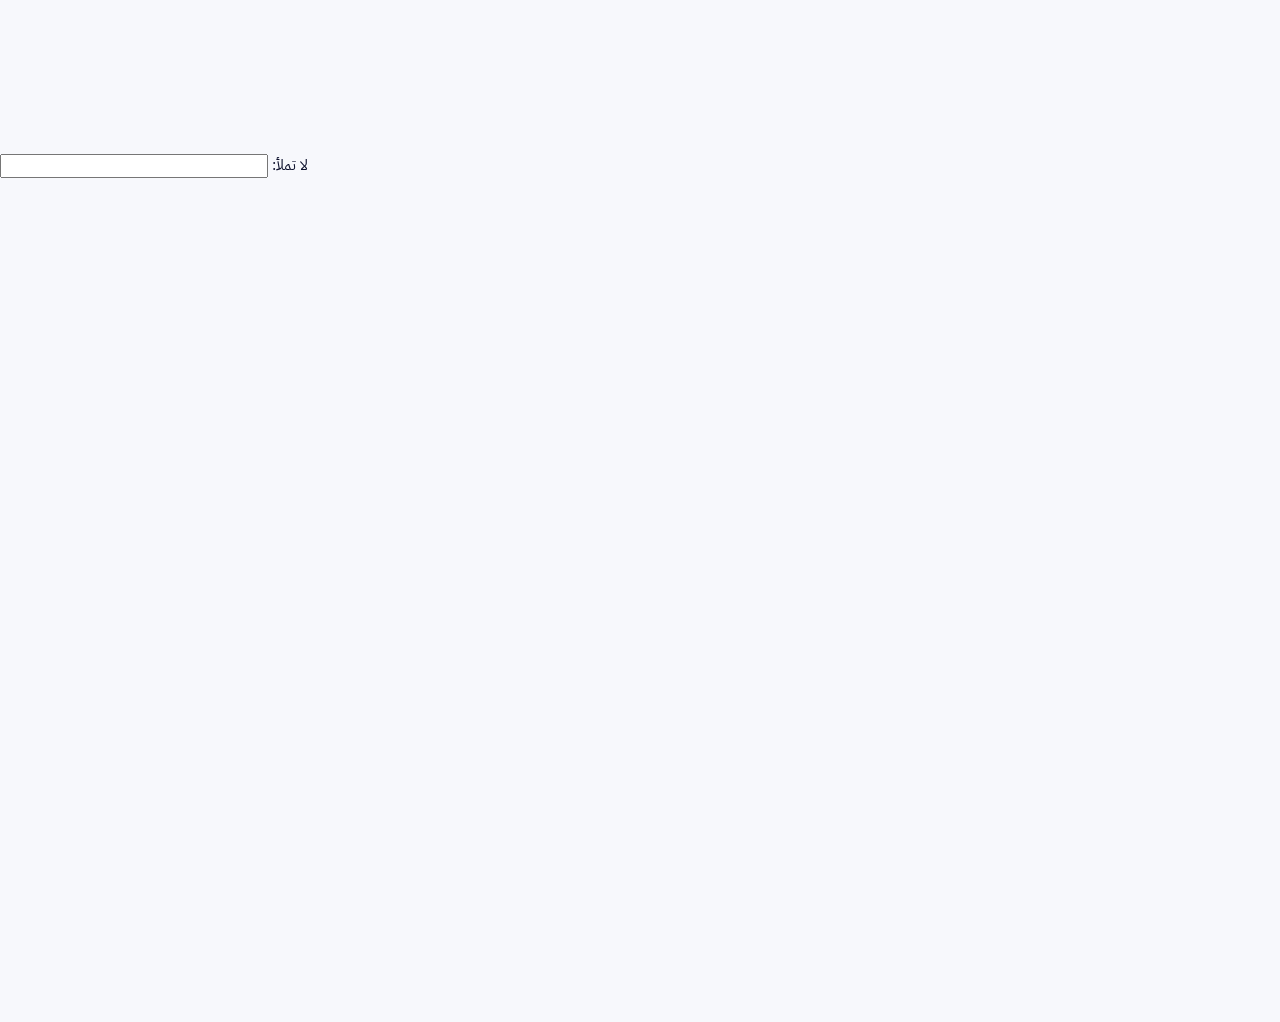
<file: buad/index.html>
<!DOCTYPE html>
<html lang="ar" dir="rtl">
<head>
  <meta charset="UTF-8">
  <meta name="viewport" content="width=device-width,initial-scale=1.0">
  <title>بُعد التمكين — حوكمة الجمعيات الخيرية</title>
  <meta name="description" content="قِس درجة حوكمة جمعيتك في دقائق على 191 سؤال وفق معايير المركز الوطني، واحصل على تقرير مفصّل وخطة عمل واضحة.">
  <meta property="og:title" content="بُعد التمكين — حوكمة الجمعيات الخيرية">
  <meta property="og:description" content="ابدأ التقييم الذاتي المجاني الآن واحصل على تقرير مفصّل خلال دقائق.">
  <meta property="og:type" content="website">
  <meta name="theme-color" content="#00197D">
  <link rel="preconnect" href="https://fonts.googleapis.com">
  <link rel="preconnect" href="https://fonts.gstatic.com" crossorigin>
  <link href="https://fonts.googleapis.com/css2?family=IBM+Plex+Sans+Arabic:wght@300;400;500;600;700&family=JetBrains+Mono:wght@400;500;600&display=swap" rel="stylesheet">
  <style>
    :root{
      --primary:#00197D;
      --primary-deep:#00126b;
      --primary-soft:#2a3ea0;
      --accent:#22d3a4;
      --accent-deep:#0fb487;
      --ink:#0a0e2a;
      --ink-soft:#1f2547;
      --muted:#5e6280;
      --muted-soft:#9092a8;
      --line:#dde0ee;
      --line-soft:#eceefa;
      --paper:#ffffff;
      --paper-warm:#f7f8fc;
      --paper-deep:#eef0f8;
      --grad:linear-gradient(135deg,#00197D 0%,#1f3da6 40%,#22d3a4 100%);
      --grad-soft:linear-gradient(135deg,rgba(0,25,125,0.06) 0%,rgba(34,211,164,0.04) 100%);
    }
    *{margin:0;padding:0;box-sizing:border-box;font-family:'IBM Plex Sans Arabic',system-ui,sans-serif}
    html{scroll-behavior:smooth;-webkit-text-size-adjust:100%}
    body{background:var(--paper-warm);color:var(--ink);line-height:1.7;font-size:15px;direction:rtl;min-height:100vh;display:flex;flex-direction:column}
    h1,h2,h3,h4{font-weight:700;color:var(--ink);line-height:1.25;letter-spacing:-0.5px}
    a{color:inherit;text-decoration:none}
    img,svg{display:block;max-width:100%}
    button{font-family:inherit;cursor:pointer}
    .container{max-width:1080px;margin:0 auto;padding:0 24px;width:100%}
    .gradient-text{background:var(--grad);-webkit-background-clip:text;background-clip:text;-webkit-text-fill-color:transparent}

    /* ===== شعار ===== */
    .logo{display:flex;align-items:center;gap:10px;color:var(--primary)}
    .logo-mark{width:42px;height:35px;flex-shrink:0}
    .footer-brand .logo{color:#fff}
    .logo-text{display:flex;flex-direction:column;line-height:1.1}
    .logo-ar{font-weight:700;font-size:17px;color:var(--ink);letter-spacing:-0.3px}
    .logo-en{font-family:'JetBrains Mono',monospace;font-size:9px;letter-spacing:2px;color:var(--primary);font-weight:600;margin-top:2px;text-transform:uppercase}

    /* ===== شريط التنقل ===== */
    header{position:sticky;top:0;z-index:50;background:rgba(255,255,255,0.85);backdrop-filter:blur(18px) saturate(180%);border-bottom:1px solid var(--line-soft)}
    nav{display:flex;align-items:center;justify-content:space-between;padding:14px 0;gap:20px}
    .nav-cta{background:var(--ink);color:#fff;padding:11px 22px;border-radius:30px;font-weight:600;font-size:13.5px;transition:all 0.25s}
    .nav-cta:hover{background:var(--primary);transform:translateY(-1px);box-shadow:0 8px 18px rgba(0,25,125,0.35)}

    /* ===== Hero ===== */
    .hero{position:relative;padding:60px 0 70px;overflow:hidden;flex:1}
    .hero-bg{position:absolute;inset:0;pointer-events:none;z-index:0}
    .hero-bg::before{content:"";position:absolute;top:-200px;right:-200px;width:700px;height:700px;background:var(--grad);border-radius:50%;filter:blur(120px);opacity:0.16}
    .hero-bg::after{content:"";position:absolute;bottom:-300px;left:-200px;width:600px;height:600px;background:linear-gradient(135deg,#22d3a4,#00197D);border-radius:50%;filter:blur(140px);opacity:0.12}
    .hero-grid{position:relative;z-index:1;display:grid;grid-template-columns:1fr 0.85fr;gap:60px;align-items:center}
    @media(max-width:880px){.hero-grid{grid-template-columns:1fr;gap:40px;text-align:center}}

    .hero-eyebrow{display:inline-flex;align-items:center;gap:10px;background:var(--paper);border:1px solid var(--line);border-radius:30px;padding:7px 16px;font-size:12.5px;font-weight:600;color:var(--primary);margin-bottom:22px;font-family:'JetBrains Mono',monospace;letter-spacing:0.5px;box-shadow:0 4px 14px rgba(0,25,125,0.06)}
    .hero-eyebrow::before{content:"";width:8px;height:8px;background:var(--accent);border-radius:50%;animation:pulse 2s ease-in-out infinite}
    @keyframes pulse{0%,100%{transform:scale(1);opacity:1}50%{transform:scale(1.4);opacity:0.6}}

    .hero h1{font-size:clamp(32px,5vw,52px);line-height:1.15;margin-bottom:22px;letter-spacing:-1.2px}
    .hero p.lead{font-size:clamp(15px,1.6vw,17.5px);color:var(--muted);max-width:560px;margin-bottom:32px;line-height:1.85}
    @media(max-width:880px){.hero p.lead{margin-left:auto;margin-right:auto}}

    .cta-row{display:flex;gap:14px;flex-wrap:wrap;margin-bottom:30px}
    @media(max-width:880px){.cta-row{justify-content:center}}
    .btn{display:inline-flex;align-items:center;gap:10px;padding:16px 32px;border-radius:30px;font-family:inherit;font-size:14.5px;font-weight:700;cursor:pointer;border:none;transition:all 0.25s ease;text-decoration:none;letter-spacing:-0.2px}
    .btn-primary{background:var(--ink);color:#fff;box-shadow:0 10px 28px rgba(10,14,42,0.18)}
    .btn-primary:hover{background:var(--primary);transform:translateY(-2px);box-shadow:0 14px 34px rgba(0,25,125,0.4)}
    .btn-primary::after{content:"←";transition:transform 0.25s;font-weight:400}
    .btn-primary:hover::after{transform:translateX(-4px)}
    .btn-ghost{background:#fff;color:var(--ink);border:1.5px solid var(--line)}
    .btn-ghost:hover{border-color:var(--ink);transform:translateY(-2px)}

    .quick-bullets{list-style:none;display:flex;flex-direction:column;gap:11px;margin-top:8px}
    @media(max-width:880px){.quick-bullets{align-items:center}}
    .quick-bullets li{display:flex;align-items:center;gap:10px;font-size:14px;color:var(--ink-soft);font-weight:500}
    .quick-bullets li::before{content:"✓";flex:0 0 22px;height:22px;border-radius:50%;background:var(--accent);color:#fff;font-size:11px;display:grid;place-items:center;font-weight:900}

    /* ===== Hero Visual (بطاقة مرئية) ===== */
    .hero-visual{position:relative;display:grid;place-items:center}
    @media(max-width:880px){.hero-visual{display:none}}
    .hv-blob{position:absolute;inset:0;background:var(--grad);border-radius:42% 58% 60% 40% / 50% 45% 55% 50%;animation:morph 14s ease-in-out infinite;opacity:0.95;width:100%;aspect-ratio:1/1}
    @keyframes morph{0%,100%{border-radius:42% 58% 60% 40% / 50% 45% 55% 50%;transform:rotate(0deg)}50%{border-radius:60% 40% 30% 70% / 35% 60% 40% 65%;transform:rotate(8deg)}}
    .hv-card{position:relative;z-index:2;background:#fff;border-radius:24px;padding:32px 28px;box-shadow:0 30px 80px rgba(10,14,42,0.18);width:88%;max-width:360px}
    .hv-mini-row{display:flex;justify-content:space-between;align-items:center;margin-bottom:14px;font-size:11px;font-family:'JetBrains Mono',monospace;color:var(--muted-soft);letter-spacing:1px;text-transform:uppercase}
    .hv-mini-row span{color:var(--accent);font-weight:600}
    .hv-score{font-weight:900;font-size:80px;line-height:1;background:var(--grad);-webkit-background-clip:text;background-clip:text;-webkit-text-fill-color:transparent;letter-spacing:-3px;margin-bottom:6px}
    .hv-score sup{font-size:30px;font-weight:700}
    .hv-label{color:var(--ink);font-weight:700;font-size:14px;margin-bottom:16px}
    .hv-bars{display:flex;flex-direction:column;gap:10px}
    .hv-bar{display:flex;align-items:center;gap:10px;font-size:12px}
    .hv-bar-name{flex:0 0 90px;color:var(--ink-soft);font-weight:600}
    .hv-bar-track{flex:1;height:6px;background:var(--paper-deep);border-radius:6px;overflow:hidden}
    .hv-bar-fill{height:100%;border-radius:6px;background:var(--grad);width:0;animation:grow 2.5s 0.4s ease-out forwards}
    .hv-bar:nth-child(1) .hv-bar-fill{--w:92%}
    .hv-bar:nth-child(2) .hv-bar-fill{animation-delay:0.6s;background:linear-gradient(90deg,#22d3a4,#0fb487);--w:84%}
    .hv-bar:nth-child(3) .hv-bar-fill{animation-delay:0.8s;background:linear-gradient(90deg,#2a3ea0,#00197D);--w:76%}
    @keyframes grow{from{width:0}to{width:var(--w)}}
    .hv-bar-val{flex:0 0 36px;text-align:left;font-family:'JetBrains Mono',monospace;font-size:11px;color:var(--ink);font-weight:700}

    /* ===== شريط الأرقام ===== */
    .trust{padding:36px 0;background:#fff;border-top:1px solid var(--line-soft);border-bottom:1px solid var(--line-soft)}
    .trust-grid{display:grid;grid-template-columns:repeat(4,1fr);gap:30px;text-align:center}
    @media(max-width:720px){.trust-grid{grid-template-columns:repeat(2,1fr);gap:30px 20px}}
    .ts-num{font-weight:900;font-size:clamp(28px,4vw,42px);line-height:1;background:var(--grad);-webkit-background-clip:text;background-clip:text;-webkit-text-fill-color:transparent;margin-bottom:6px;letter-spacing:-1.2px}
    .ts-lbl{font-size:13px;color:var(--muted);font-weight:500;line-height:1.5}

    /* ===== عنوان قسم عام ===== */
    .section-eye{display:inline-block;font-family:'JetBrains Mono',monospace;font-size:11px;letter-spacing:3px;text-transform:uppercase;color:var(--primary);font-weight:700;margin-bottom:14px;padding:6px 14px;background:rgba(0,25,125,0.08);border-radius:30px}
    .section-title{font-size:clamp(26px,3.5vw,38px);margin-bottom:14px;letter-spacing:-0.8px}
    .section-sub{color:var(--muted);font-size:15px;max-width:580px;margin:0 auto;line-height:1.85}

    /* ===== اختر طريقك ===== */
    .choose{padding:84px 0 50px}
    .choose-head{text-align:center;margin-bottom:46px}
    .choose-grid{display:grid;grid-template-columns:1fr 1fr;gap:22px}
    @media(max-width:840px){.choose-grid{grid-template-columns:1fr}}
    .path-card{display:flex;flex-direction:column;background:#fff;border:1.5px solid var(--line);border-radius:24px;padding:36px 32px;transition:all 0.3s ease;text-decoration:none;color:inherit;position:relative;overflow:hidden}
    .path-card::before{content:"";position:absolute;top:0;left:0;right:0;height:4px;background:var(--grad);opacity:0;transition:opacity 0.3s}
    .path-card:hover{transform:translateY(-6px);border-color:var(--primary);box-shadow:0 28px 50px rgba(0,25,125,0.12)}
    .path-card:hover::before{opacity:1}
    .path-card.path-self{background:linear-gradient(180deg,#fff 0%,rgba(34,211,164,0.04) 100%)}
    .path-card.path-self:hover{border-color:var(--accent)}
    .path-tag{display:inline-block;align-self:flex-start;font-family:'JetBrains Mono',monospace;font-size:10.5px;font-weight:700;letter-spacing:1px;text-transform:uppercase;color:var(--primary);background:rgba(0,25,125,0.08);padding:5px 12px;border-radius:30px;margin-bottom:22px}
    .path-card.path-self .path-tag{color:var(--accent-deep);background:rgba(34,211,164,0.1)}
    .path-ico{width:54px;height:54px;border-radius:14px;background:var(--grad);color:#fff;display:grid;place-items:center;margin-bottom:20px;box-shadow:0 12px 30px rgba(0,25,125,0.25)}
    .path-card.path-self .path-ico{background:linear-gradient(135deg,#22d3a4,#0fb487);box-shadow:0 12px 30px rgba(34,211,164,0.32)}
    .path-ico svg{width:26px;height:26px}
    .path-card h3{font-size:22px;margin-bottom:10px;letter-spacing:-0.5px}
    .path-card>p{color:var(--muted);font-size:14.5px;line-height:1.85;margin-bottom:18px}
    .path-list{list-style:none;display:flex;flex-direction:column;gap:8px;margin-bottom:24px;flex:1}
    .path-list li{display:flex;align-items:flex-start;gap:8px;font-size:13.5px;color:var(--ink-soft);font-weight:500;line-height:1.6}
    .path-list li::before{content:"✓";flex:0 0 18px;height:18px;border-radius:50%;background:var(--accent);color:#fff;font-size:10px;display:grid;place-items:center;font-weight:900;margin-top:2px}
    .path-cta{display:inline-flex;align-items:center;gap:8px;font-weight:700;font-size:14px;color:var(--primary);padding:12px 18px;background:var(--paper-warm);border-radius:14px;transition:all 0.25s;align-self:flex-start}
    .path-card.path-self .path-cta{color:var(--accent-deep)}
    .path-card:hover .path-cta{background:var(--ink);color:#fff;transform:translateX(-4px)}

    /* ===== Contact ===== */
    .contact{padding:60px 0 90px}
    .contact-grid{display:grid;grid-template-columns:0.85fr 1.15fr;gap:50px;align-items:start}
    @media(max-width:880px){.contact-grid{grid-template-columns:1fr;gap:36px}}
    .contact-info{padding:6px 0}
    .contact-info .section-title{margin-left:0;margin-right:0;text-align:right}
    .contact-info .section-sub{text-align:right;margin-right:0;margin-left:0;max-width:none}
    .ci-list{display:flex;flex-direction:column;gap:14px}
    .ci-item{display:flex;align-items:center;gap:14px}
    .ci-ico{width:42px;height:42px;border-radius:12px;background:var(--grad-soft);color:var(--primary);display:grid;place-items:center;flex-shrink:0}
    .ci-ico svg{width:18px;height:18px}
    .ci-item small{display:block;color:var(--muted-soft);font-size:11.5px;letter-spacing:0.5px;font-family:'JetBrains Mono',monospace;text-transform:uppercase;margin-bottom:2px}
    .ci-item strong{display:block;color:var(--ink);font-weight:700;font-size:14.5px}
    .contact-form{background:#fff;border:1px solid var(--line);border-radius:24px;padding:34px 32px;box-shadow:0 24px 60px rgba(10,14,42,0.06)}
    @media(max-width:540px){.contact-form{padding:26px 22px}}
    .form-grid{display:grid;grid-template-columns:1fr 1fr;gap:14px}
    @media(max-width:540px){.form-grid{grid-template-columns:1fr}}
    .form-row{display:flex;flex-direction:column;gap:6px}
    .form-row.full{grid-column:1/-1}
    .form-row label{font-size:12.5px;font-weight:600;color:var(--ink-soft)}
    .form-row label .req{color:var(--primary)}
    .form-row input,.form-row select,.form-row textarea{padding:13px 16px;border:1.5px solid var(--line);border-radius:12px;font-size:14px;color:var(--ink);background:#fff;outline:none;transition:all 0.2s;direction:rtl;width:100%;font-family:inherit}
    .form-row input:focus,.form-row select:focus,.form-row textarea:focus{border-color:var(--primary);box-shadow:0 0 0 4px rgba(0,25,125,0.1)}
    .form-row textarea{resize:vertical;min-height:80px;line-height:1.6}
    .form-success{display:none;padding:14px;background:rgba(34,211,164,0.1);border:1px solid var(--accent);border-radius:12px;color:var(--accent-deep);font-weight:600;text-align:center;margin-top:14px;font-size:14px}
    .form-success.show{display:block;animation:fadeIn 0.4s}
    @keyframes fadeIn{from{opacity:0}to{opacity:1}}
    .form-note{font-size:12px;color:var(--muted-soft);margin-top:12px;text-align:center;line-height:1.55}
    .hp{position:absolute;left:-9999px}

    /* ===== Footer ===== */
    footer{background:var(--ink);color:rgba(255,255,255,0.7);padding:36px 0 24px;font-size:13.5px}
    .footer-row{display:flex;justify-content:space-between;align-items:center;flex-wrap:wrap;gap:18px}
    .footer-brand{display:flex;align-items:center;gap:10px}
    .footer-brand .logo-ar{color:#fff}
    .footer-brand .logo-en{color:rgba(255,255,255,0.5)}
    .footer-info{display:flex;align-items:center;gap:18px;flex-wrap:wrap;font-size:13px;color:rgba(255,255,255,0.6)}
    .footer-info a{color:rgba(255,255,255,0.7);transition:color 0.2s}
    .footer-info a:hover{color:var(--accent)}
    .footer-bottom{margin-top:22px;padding-top:18px;border-top:1px solid rgba(255,255,255,0.08);text-align:center;font-size:12px;color:rgba(255,255,255,0.4)}
  </style>
</head>
<body>

<!-- ============= HEADER ============= -->
<header>
  <div class="container">
    <nav>
      <a href="#" class="logo" aria-label="بُعد التمكين">
        <svg class="logo-mark" viewBox="345 200 120 100" fill="currentColor" aria-hidden="true">
        <path d="M435.38,218.726c-2.73,0.134-5.459,0.276-8.188,0.427c-21.134,1.166-42.239,2.838-63.229,5.645c1.258-5.905,2.517-11.811,3.775-17.716c18.104,2.384,36.297,3.851,54.52,4.888c2.934,0.166,5.87,0.323,8.806,0.469L435.38,218.726z"/>
        <path d="M357.184,256.608c29.472-14.866,61.282-23.089,93.699-28.522c-1.258-1.814-2.517-3.628-3.775-5.442c-29.131,3.028-58.13,7.502-86.148,16.248C359.701,244.798,358.442,250.703,357.184,256.608z"/>
        <path d="M442.879,241.998c-33.371,10.071-64.724,24.701-92.474,46.419c1.258-5.904,2.517-11.809,3.775-17.715c26.11-16.629,54.736-27.379,84.515-34.798L442.879,241.998z"/>
        <rect x="399.8" y="270.933" transform="matrix(0.7071 0.7071 -0.7071 0.7071 318.1767 -207.2817)" width="18.999" height="18.999"/>
      </svg>
        <span class="logo-text">
          <span class="logo-ar">بُعد التمكين</span>
          <span class="logo-en">Buad Altamkin</span>
        </span>
      </a>
      <a href="assessment/" class="nav-cta">ابدأ التقييم →</a>
    </nav>
  </div>
</header>

<!-- ============= HERO ============= -->
<section class="hero">
  <div class="hero-bg"></div>
  <div class="container">
    <div class="hero-grid">
      <div>
        <span class="hero-eyebrow">حوكمة الجمعيات الخيرية · 2026</span>
        <h1>ارفع درجة حوكمة جمعيتك إلى <span class="gradient-text">المستوى التالي</span></h1>
        <p class="lead">سواء تريد قياس وضعك الحالي بنفسك أو تطلب خدمة حوكمة كاملة من فريق متخصص — نحن جاهزون. اختر المسار المناسب لجمعيتك واحصل على نتائج ملموسة.</p>
        <div class="cta-row">
          <a href="#choose" class="btn btn-primary">اختر طريقك معنا</a>
          <a href="#contact" class="btn btn-ghost">تواصل مباشر</a>
        </div>
        <ul class="quick-bullets">
          <li>تقييم مبدئي مجاني — تقرير فوري</li>
          <li>خدمة حوكمة كاملة — استشارة مخصّصة</li>
          <li>وفق معايير المركز الوطني الرسمية</li>
        </ul>
      </div>
      <div class="hero-visual">
        <div class="hv-blob"></div>
        <div class="hv-card">
          <div class="hv-mini-row">
            <span>درجة الحوكمة</span>
            <span>↑ +34</span>
          </div>
          <div class="hv-score">87<sup>٪</sup></div>
          <div class="hv-label">جمعية أنموذج الخيرية</div>
          <div class="hv-bars">
            <div class="hv-bar"><span class="hv-bar-name">الالتزام</span><span class="hv-bar-track"><span class="hv-bar-fill"></span></span><span class="hv-bar-val">92٪</span></div>
            <div class="hv-bar"><span class="hv-bar-name">الشفافية</span><span class="hv-bar-track"><span class="hv-bar-fill"></span></span><span class="hv-bar-val">84٪</span></div>
            <div class="hv-bar"><span class="hv-bar-name">السلامة المالية</span><span class="hv-bar-track"><span class="hv-bar-fill"></span></span><span class="hv-bar-val">76٪</span></div>
          </div>
        </div>
      </div>
    </div>
  </div>
</section>

<!-- ============= TRUST STRIP ============= -->
<section class="trust">
  <div class="container">
    <div class="trust-grid">
      <div><div class="ts-num">191</div><div class="ts-lbl">سؤال موثّق رسمياً</div></div>
      <div><div class="ts-num">21</div><div class="ts-lbl">مؤشر حوكمة معتمد</div></div>
      <div><div class="ts-num">3</div><div class="ts-lbl">معايير رئيسية للقياس</div></div>
      <div><div class="ts-num">100%</div><div class="ts-lbl">سرّي وآمن</div></div>
    </div>
  </div>
</section>

<!-- ============= CHOOSE YOUR PATH ============= -->
<section class="choose" id="choose">
  <div class="container">
    <div class="choose-head">
      <span class="section-eye">اختر طريقك</span>
      <h2 class="section-title">طريقتان تبدأ بهما معنا</h2>
      <p class="section-sub">إما أن تقيس وضع جمعيتك بنفسك في دقائق، أو تطلب خدمة حوكمة كاملة من فريقنا المتخصص.</p>
    </div>
    <div class="choose-grid">
      <a href="assessment/" class="path-card path-self">
        <div class="path-tag">مجاني · فوري</div>
        <div class="path-ico">
          <svg viewBox="0 0 24 24" fill="none" stroke="currentColor" stroke-width="2" stroke-linecap="round" stroke-linejoin="round"><path d="M9 11l3 3L22 4"/><path d="M21 12v7a2 2 0 0 1-2 2H5a2 2 0 0 1-2-2V5a2 2 0 0 1 2-2h11"/></svg>
        </div>
        <h3>التقييم المبدئي الذاتي</h3>
        <p>قِس درجة حوكمة جمعيتك بنفسك على المعايير الثلاثة الرسمية في أقل من 10 دقائق، واحصل على تقرير فوري بدرجاتك وتوصيات قابلة للتنفيذ.</p>
        <ul class="path-list">
          <li>191 سؤال على 21 مؤشر معتمد</li>
          <li>تقرير مرئي بالنتيجة + توصيات</li>
          <li>بدون أي التزام أو رسوم</li>
        </ul>
        <span class="path-cta">ابدأ التقييم الآن →</span>
      </a>
      <a href="#contact" class="path-card path-service">
        <div class="path-tag">احترافي · متابعة كاملة</div>
        <div class="path-ico">
          <svg viewBox="0 0 24 24" fill="none" stroke="currentColor" stroke-width="2" stroke-linecap="round" stroke-linejoin="round"><path d="M21 15a2 2 0 0 1-2 2H7l-4 4V5a2 2 0 0 1 2-2h14a2 2 0 0 1 2 2z"/></svg>
        </div>
        <h3>خدمة الحوكمة الكاملة</h3>
        <p>فريق متخصص يقود جمعيتك خطوة بخطوة من التشخيص إلى التنفيذ — استشارة، إعداد لوائح وسياسات، تأسيس مجلس، امتثال PDPL وAML، والمتابعة بعد التسليم.</p>
        <ul class="path-list">
          <li>استشارة أولية مجانية</li>
          <li>عرض سعر مخصّص لجمعيتك</li>
          <li>ضمان رفع 25 نقطة في 100 يوم</li>
        </ul>
        <span class="path-cta">اطلب الخدمة عبر النموذج ↓</span>
      </a>
    </div>
  </div>
</section>

<!-- ============= CONTACT FORM ============= -->
<section class="contact" id="contact">
  <div class="container">
    <div class="contact-grid">
      <div class="contact-info">
        <span class="section-eye">تواصل معنا</span>
        <h2 class="section-title">اطلب خدمة الحوكمة لجمعيتك</h2>
        <p class="section-sub" style="margin-bottom:30px">عبّئ النموذج وسيتواصل معك أحد مستشارينا خلال 24 ساعة عمل لجلسة استشارية مجانية وعرض سعر مخصّص لجمعيتك.</p>
        <div class="ci-list">
          <div class="ci-item">
            <div class="ci-ico">
              <svg viewBox="0 0 24 24" fill="none" stroke="currentColor" stroke-width="2" stroke-linecap="round" stroke-linejoin="round"><path d="M4 4h16c1.1 0 2 .9 2 2v12c0 1.1-.9 2-2 2H4c-1.1 0-2-.9-2-2V6c0-1.1.9-2 2-2z"/><polyline points="22,6 12,13 2,6"/></svg>
            </div>
            <div><small>البريد</small><strong>info@buadaltamkin.sa</strong></div>
          </div>
          <div class="ci-item">
            <div class="ci-ico">
              <svg viewBox="0 0 24 24" fill="none" stroke="currentColor" stroke-width="2" stroke-linecap="round" stroke-linejoin="round"><path d="M22 16.92v3a2 2 0 0 1-2.18 2 19.79 19.79 0 0 1-8.63-3.07 19.5 19.5 0 0 1-6-6 19.79 19.79 0 0 1-3.07-8.67A2 2 0 0 1 4.11 2h3a2 2 0 0 1 2 1.72 12.84 12.84 0 0 0 .7 2.81 2 2 0 0 1-.45 2.11L8.09 9.91a16 16 0 0 0 6 6l1.27-1.27a2 2 0 0 1 2.11-.45 12.84 12.84 0 0 0 2.81.7A2 2 0 0 1 22 16.92z"/></svg>
            </div>
            <div><small>الهاتف</small><strong dir="ltr">+966 55 295 2477</strong></div>
          </div>
          <div class="ci-item">
            <div class="ci-ico">
              <svg viewBox="0 0 24 24" fill="none" stroke="currentColor" stroke-width="2" stroke-linecap="round" stroke-linejoin="round"><path d="M21 10c0 7-9 13-9 13s-9-6-9-13a9 9 0 0 1 18 0z"/><circle cx="12" cy="10" r="3"/></svg>
            </div>
            <div><small>المقر</small><strong>أبها · المملكة العربية السعودية</strong></div>
          </div>
        </div>
      </div>
      <form class="contact-form" name="buad-service-request" method="POST" data-netlify="true" data-netlify-honeypot="bot-field" onsubmit="return submitContact(event)">
        <input type="hidden" name="form-name" value="buad-service-request">
        <p class="hp"><label>لا تملأ: <input name="bot-field"></label></p>
        <div class="form-grid">
          <div class="form-row full">
            <label>اسم الجهة <span class="req">*</span></label>
            <input type="text" name="org_name" required placeholder="مثال: جمعية أنموذج الخيرية">
          </div>
          <div class="form-row">
            <label>اسم المسؤول <span class="req">*</span></label>
            <input type="text" name="contact_name" required placeholder="الاسم الكامل">
          </div>
          <div class="form-row">
            <label>الصفة الوظيفية</label>
            <input type="text" name="role" placeholder="مدير تنفيذي / رئيس مجلس...">
          </div>
          <div class="form-row">
            <label>الجوال <span class="req">*</span></label>
            <input type="tel" name="phone" required placeholder="05XXXXXXXX" pattern="[0-9+\s\-]{8,}">
          </div>
          <div class="form-row">
            <label>البريد الإلكتروني <span class="req">*</span></label>
            <input type="email" name="email" required placeholder="info@yourorg.sa">
          </div>
          <div class="form-row full">
            <label>الخدمة المطلوبة <span class="req">*</span></label>
            <select name="service_type" required>
              <option value="">اختر الخدمة</option>
              <option value="استشارة عامة">استشارة عامة في الحوكمة</option>
              <option value="إعداد اللوائح">إعداد اللوائح والسياسات (47 وثيقة)</option>
              <option value="تأسيس المجلس">تأسيس مجلس الإدارة وميثاقه</option>
              <option value="الامتثال">الامتثال (PDPL · AML · المستفيد الحقيقي)</option>
              <option value="حزمة كاملة">حزمة الحوكمة الكاملة (100 يوم)</option>
              <option value="رفع درجة">رفع درجة الحوكمة لتقييم رسمي قادم</option>
              <option value="آخر">احتياج آخر</option>
            </select>
          </div>
          <div class="form-row full">
            <label>تفاصيل إضافية (اختياري)</label>
            <textarea name="message" rows="3" placeholder="أخبرنا عن مرحلة جمعيتك، التحديات، أو أي تفصيل يساعدنا في التحضير للجلسة..."></textarea>
          </div>
        </div>
        <button type="submit" class="btn btn-primary" style="width:100%;margin-top:18px">إرسال الطلب</button>
        <div class="form-success" id="form-success">✓ تم استلام طلبك. سيتواصل معك مستشار خلال 24 ساعة عمل.</div>
        <p class="form-note">بياناتك آمنة ومشفّرة · لن نشاركها مع أي طرف ثالث</p>
      </form>
    </div>
  </div>
</section>

<!-- ============= FOOTER ============= -->
<footer>
  <div class="container">
    <div class="footer-row">
      <div class="footer-brand">
        <svg class="logo-mark" viewBox="345 200 120 100" fill="currentColor" aria-hidden="true">
        <path d="M435.38,218.726c-2.73,0.134-5.459,0.276-8.188,0.427c-21.134,1.166-42.239,2.838-63.229,5.645c1.258-5.905,2.517-11.811,3.775-17.716c18.104,2.384,36.297,3.851,54.52,4.888c2.934,0.166,5.87,0.323,8.806,0.469L435.38,218.726z"/>
        <path d="M357.184,256.608c29.472-14.866,61.282-23.089,93.699-28.522c-1.258-1.814-2.517-3.628-3.775-5.442c-29.131,3.028-58.13,7.502-86.148,16.248C359.701,244.798,358.442,250.703,357.184,256.608z"/>
        <path d="M442.879,241.998c-33.371,10.071-64.724,24.701-92.474,46.419c1.258-5.904,2.517-11.809,3.775-17.715c26.11-16.629,54.736-27.379,84.515-34.798L442.879,241.998z"/>
        <rect x="399.8" y="270.933" transform="matrix(0.7071 0.7071 -0.7071 0.7071 318.1767 -207.2817)" width="18.999" height="18.999"/>
      </svg>
        <span class="logo-text"><span class="logo-ar">بُعد التمكين</span><span class="logo-en">Buad Altamkin</span></span>
      </div>
      <div class="footer-info">
        <a href="mailto:info@buadaltamkin.sa">info@buadaltamkin.sa</a>
        <span style="color:rgba(255,255,255,0.25)">·</span>
        <a href="tel:+966552952477" dir="ltr">+966 55 295 2477</a>
        <span style="color:rgba(255,255,255,0.25)">·</span>
        <span>أبها · المملكة العربية السعودية</span>
      </div>
    </div>
    <div class="footer-bottom">© 2026 شركة بُعد التمكين · جميع الحقوق محفوظة</div>
  </div>
</footer>

<script>
  function submitContact(e){
    e.preventDefault();
    const form = e.target;
    const data = new FormData(form);
    fetch(location.pathname, {
      method:'POST',
      headers:{'Content-Type':'application/x-www-form-urlencoded'},
      body: new URLSearchParams(data).toString()
    }).then(()=>{
      const ok = form.querySelector('#form-success');
      if(ok){ ok.classList.add('show'); }
      form.reset();
      setTimeout(()=>{ if(ok) ok.classList.remove('show'); }, 9000);
    }).catch(()=>{ alert('حدث خطأ، حاول مرة أخرى'); });
    return false;
  }
</script>

</body>
</html>
</file>
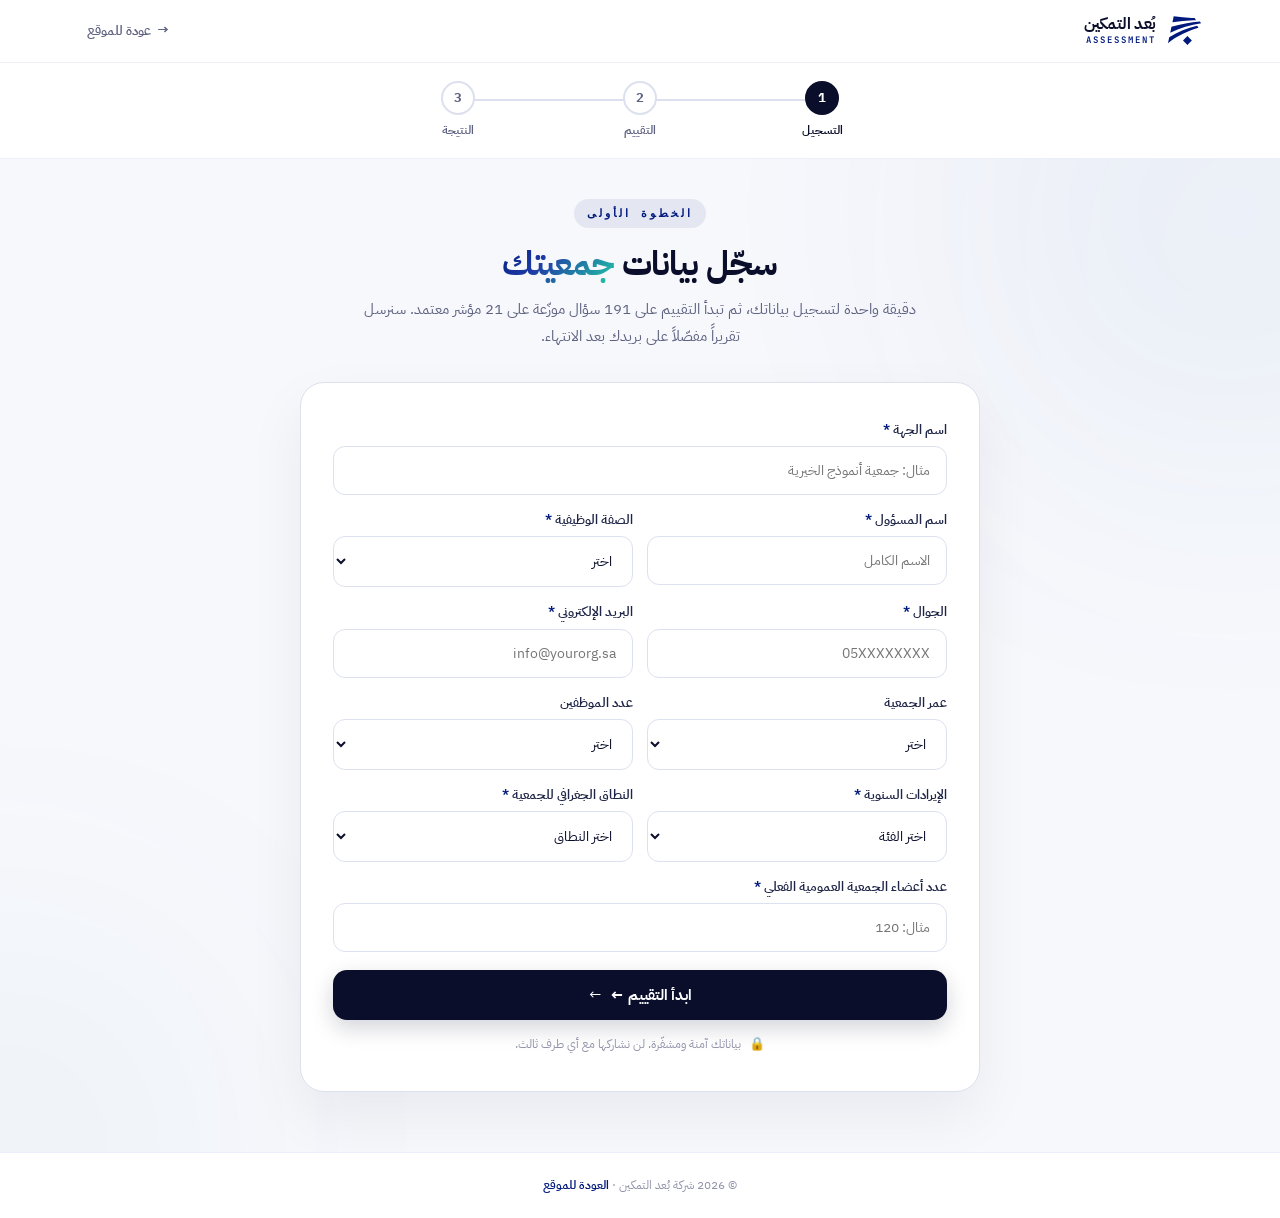
<file: buad/assessment/index.html>
<!DOCTYPE html>
<html lang="ar" dir="rtl">
<head>
  <meta charset="UTF-8">
  <meta name="viewport" content="width=device-width,initial-scale=1.0">
  <title>التقييم الذاتي للحوكمة — بُعد التمكين</title>
  <meta name="description" content="قياس درجة حوكمة جمعيتك على 21 مؤشر و191 سؤال وفق معايير المركز الوطني لتنمية القطاع غير الربحي.">
  <meta name="theme-color" content="#00197D">
  <link rel="preconnect" href="https://fonts.googleapis.com">
  <link rel="preconnect" href="https://fonts.gstatic.com" crossorigin>
  <link href="https://fonts.googleapis.com/css2?family=IBM+Plex+Sans+Arabic:wght@300;400;500;600;700&family=JetBrains+Mono:wght@400;500;600&display=swap" rel="stylesheet">
  <style>
    :root{
      --primary:#00197D;
      --primary-deep:#00126b;
      --primary-soft:#2a3ea0;
      --accent:#22d3a4;
      --accent-deep:#0fb487;
      --warn:#ff7a59;
      --danger:#e64560;
      --ink:#0a0e2a;
      --ink-soft:#1f2547;
      --muted:#5e6280;
      --muted-soft:#9092a8;
      --line:#dde0ee;
      --line-soft:#eceefa;
      --paper:#ffffff;
      --paper-warm:#f7f8fc;
      --paper-deep:#eef0f8;
      --grad:linear-gradient(135deg,#00197D 0%,#1f3da6 40%,#22d3a4 100%);
      --grad-soft:linear-gradient(135deg,rgba(0,25,125,0.06) 0%,rgba(34,211,164,0.04) 100%);
    }
    *{margin:0;padding:0;box-sizing:border-box;font-family:'IBM Plex Sans Arabic',system-ui,sans-serif}
    html{scroll-behavior:smooth;-webkit-text-size-adjust:100%}
    body{background:var(--paper-warm);color:var(--ink);line-height:1.7;font-size:15px;direction:rtl;min-height:100vh;display:flex;flex-direction:column}
    h1,h2,h3,h4{font-weight:700;color:var(--ink);line-height:1.3;letter-spacing:-0.3px}
    a{color:inherit;text-decoration:none}
    img,svg{display:block;max-width:100%}
    button{font-family:inherit;cursor:pointer}
    .container{max-width:960px;margin:0 auto;padding:0 22px;width:100%}
    .gradient-text{background:var(--grad);-webkit-background-clip:text;background-clip:text;-webkit-text-fill-color:transparent}

    /* ============= HEADER ============= */
    header{background:#fff;border-bottom:1px solid var(--line-soft);padding:12px 0;position:sticky;top:0;z-index:30;backdrop-filter:blur(14px)}
    .header-row{display:flex;align-items:center;justify-content:space-between;gap:20px;max-width:1180px;margin:0 auto;padding:0 24px}
    .logo{display:flex;align-items:center;gap:10px;color:var(--primary)}
    .logo-mark{width:40px;height:33px;flex-shrink:0}
    .logo-text{display:flex;flex-direction:column;line-height:1.1}
    .logo-ar{font-weight:700;font-size:16px;color:var(--ink);letter-spacing:-0.3px}
    .logo-en{font-family:'JetBrains Mono',monospace;font-size:9px;letter-spacing:2px;color:var(--primary);font-weight:600;margin-top:2px;text-transform:uppercase}
    .back-link{display:inline-flex;align-items:center;gap:6px;font-size:13px;font-weight:600;color:var(--muted);padding:7px 13px;border-radius:8px;transition:all 0.2s}
    .back-link:hover{background:var(--paper-deep);color:var(--primary)}
    .back-link::before{content:"→";font-size:14px}

    /* ============= STEPS BAR ============= */
    .steps-bar{background:#fff;border-bottom:1px solid var(--line-soft);padding:18px 0;position:relative}
    .steps-row{display:flex;justify-content:space-between;align-items:center;gap:6px;position:relative;max-width:540px;margin:0 auto}
    .step-line{position:absolute;top:18px;right:14%;left:14%;height:2px;background:var(--line);z-index:0}
    .step-line-fill{position:absolute;top:0;right:0;height:100%;background:var(--grad);transition:width 0.5s ease;width:0%;border-radius:2px}
    .step{display:flex;flex-direction:column;align-items:center;gap:6px;flex:1;position:relative;z-index:1}
    .step-circle{width:34px;height:34px;border-radius:50%;background:#fff;border:2px solid var(--line);display:grid;place-items:center;font-weight:700;font-size:13px;color:var(--muted);transition:all 0.4s}
    .step.active .step-circle{background:var(--ink);border-color:var(--ink);color:#fff}
    .step.done .step-circle{background:var(--accent);border-color:var(--accent);color:#fff}
    .step.done .step-circle::before{content:"✓"}
    .step.done .step-circle .step-num{display:none}
    .step-label{font-size:11.5px;font-weight:600;color:var(--muted);transition:color 0.3s}
    .step.active .step-label,.step.done .step-label{color:var(--ink)}

    /* ============= MAIN ============= */
    main{flex:1;padding:40px 0 60px;position:relative;overflow:hidden}
    main::before,main::after{content:"";position:absolute;border-radius:50%;filter:blur(140px);pointer-events:none;z-index:0}
    main::before{top:-200px;right:-200px;width:500px;height:500px;background:var(--grad);opacity:0.08}
    main::after{bottom:-200px;left:-200px;width:400px;height:400px;background:linear-gradient(135deg,#22d3a4,#00197D);opacity:0.06}
    .container{position:relative;z-index:1}

    .panel{display:none;animation:fadeUp 0.5s ease}
    .panel.active{display:block}
    @keyframes fadeUp{from{opacity:0;transform:translateY(10px)}to{opacity:1;transform:none}}

    .panel-head{text-align:center;margin-bottom:32px}
    .panel-eye{display:inline-block;font-family:'JetBrains Mono',monospace;font-size:11px;letter-spacing:3px;text-transform:uppercase;color:var(--primary);font-weight:700;padding:5px 13px;background:rgba(0,25,125,0.08);border-radius:30px;margin-bottom:14px}
    .panel h1{font-size:clamp(24px,3.6vw,34px);margin-bottom:10px;letter-spacing:-0.7px}
    .panel-sub{color:var(--muted);font-size:14.5px;max-width:580px;margin:0 auto;line-height:1.85}

    /* ============= STEP 1: FORM ============= */
    .reg-card{background:#fff;border:1px solid var(--line);border-radius:24px;padding:36px 32px;box-shadow:0 24px 60px rgba(10,14,42,0.06);max-width:680px;margin:0 auto}
    @media(max-width:540px){.reg-card{padding:26px 22px}}
    .form-grid{display:grid;grid-template-columns:1fr 1fr;gap:14px}
    @media(max-width:560px){.form-grid{grid-template-columns:1fr}}
    .form-row{display:flex;flex-direction:column;gap:6px}
    .form-row.full{grid-column:1/-1}
    .form-row label{font-size:12.5px;font-weight:600;color:var(--ink-soft)}
    .form-row label .req{color:var(--primary)}
    .form-row input,.form-row select{padding:13px 16px;border:1.5px solid var(--line);border-radius:12px;font-size:14px;color:var(--ink);background:#fff;outline:none;transition:all 0.2s;direction:rtl;width:100%}
    .form-row input:focus,.form-row select:focus{border-color:var(--primary);box-shadow:0 0 0 4px rgba(0,25,125,0.1)}
    .form-error{display:none;padding:12px 14px;background:rgba(230,69,96,0.08);border:1px solid rgba(230,69,96,0.3);border-radius:10px;color:var(--danger);font-size:13px;margin-top:14px}
    .form-error.show{display:block}
    .member-status{margin-top:6px;padding:9px 14px;border-radius:10px;font-size:12.5px;font-weight:600;display:flex;gap:8px;align-items:center}
    .member-status.ok{background:rgba(34,180,123,0.10);color:#138155;border:1px solid rgba(34,180,123,0.25)}
    .member-status.warn{background:rgba(245,158,11,0.10);color:#a05a00;border:1px solid rgba(245,158,11,0.30)}
    .member-status .ms-ico{font-size:14px}

    .btn{display:inline-flex;align-items:center;justify-content:center;gap:10px;padding:14px 28px;border-radius:14px;font-size:14.5px;font-weight:700;cursor:pointer;border:none;transition:all 0.25s ease;text-decoration:none;letter-spacing:-0.2px;font-family:inherit}
    .btn-primary{background:var(--ink);color:#fff;box-shadow:0 8px 22px rgba(10,14,42,0.18)}
    .btn-primary:hover{background:var(--primary);transform:translateY(-2px);box-shadow:0 14px 34px rgba(0,25,125,0.4)}
    .btn-primary::after{content:"←";transition:transform 0.25s;font-weight:400}
    .btn-primary:hover::after{transform:translateX(-4px)}
    .btn-ghost{background:#fff;color:var(--ink-soft);border:1.5px solid var(--line)}
    .btn-ghost:hover{border-color:var(--ink);color:var(--ink)}
    .btn-block{width:100%;margin-top:18px}
    .btn-row{display:flex;gap:10px;margin-top:22px;flex-wrap:wrap}

    .priv-note{font-size:12px;color:var(--muted-soft);margin-top:14px;text-align:center;line-height:1.6;display:flex;align-items:center;justify-content:center;gap:8px}
    .priv-note::before{content:"🔒";font-size:13px}

    /* ============= STEP 2: ASSESSMENT ============= */
    .assess-progress{position:sticky;top:64px;z-index:20;background:rgba(255,255,255,0.94);backdrop-filter:blur(14px);padding:14px 18px;border-radius:14px;margin-bottom:18px;border:1px solid var(--line);box-shadow:0 4px 16px rgba(10,14,42,0.04);display:flex;align-items:center;gap:14px;flex-wrap:wrap}
    .ap-text{font-size:13px;font-weight:600;color:var(--ink);flex-shrink:0}
    .ap-text strong{color:var(--primary)}
    .ap-bar{flex:1;min-width:120px;height:6px;background:var(--paper-deep);border-radius:3px;overflow:hidden}
    .ap-bar-fill{height:100%;background:var(--grad);width:0%;transition:width 0.4s ease;border-radius:3px}

    /* تبويبات المعايير */
    .std-tabs{display:flex;gap:6px;margin-bottom:18px;background:#fff;border:1px solid var(--line);border-radius:14px;padding:5px;overflow-x:auto;scrollbar-width:none}
    .std-tabs::-webkit-scrollbar{display:none}
    .std-tab{flex:1;min-width:160px;padding:10px 16px;background:transparent;border:none;border-radius:10px;font-family:inherit;font-size:13.5px;font-weight:600;color:var(--ink-soft);cursor:pointer;transition:all 0.2s;display:flex;flex-direction:column;align-items:center;gap:3px;line-height:1.3;position:relative}
    .std-tab:hover{background:var(--paper-deep)}
    .std-tab.active{background:var(--ink);color:#fff}
    .std-tab small{font-size:10.5px;font-family:'JetBrains Mono',monospace;font-weight:500;opacity:0.7;letter-spacing:0.3px}
    .std-tab-bonus{background:linear-gradient(135deg,rgba(245,158,11,0.10),rgba(245,158,11,0.04));border:1px dashed rgba(245,158,11,0.35);color:#a05a00}
    .std-tab-bonus.active{background:linear-gradient(135deg,#a05a00,#d97706);color:#fff;border-color:transparent}
    .std-tab-bonus::before{content:'★';position:absolute;top:5px;left:8px;font-size:10px;color:#d97706}
    .std-tab-bonus.active::before{color:#fde68a}

    .std-content{display:none}
    .std-content.active{display:block;animation:fadeUp 0.35s}

    /* بطاقة المؤشر */
    .ind-card{background:#fff;border:1px solid var(--line);border-radius:16px;margin-bottom:10px;overflow:hidden;transition:all 0.2s}
    .ind-card:hover{border-color:var(--line-soft);box-shadow:0 4px 12px rgba(10,14,42,0.04)}
    .ind-card.expanded{box-shadow:0 8px 22px rgba(10,14,42,0.06);border-color:var(--line-soft)}
    .ind-head{display:flex;align-items:center;gap:14px;padding:16px 18px;cursor:pointer;background:var(--paper-warm);border-bottom:1px solid transparent;transition:background 0.2s}
    .ind-card.expanded .ind-head{background:linear-gradient(135deg,rgba(0,25,125,0.04) 0%,rgba(34,211,164,0.03) 100%);border-bottom-color:var(--line-soft)}
    .ind-num{width:36px;height:36px;border-radius:10px;background:var(--grad);color:#fff;display:grid;place-items:center;font-weight:800;font-size:13px;flex-shrink:0;font-family:'IBM Plex Sans Arabic'}
    .ind-info{flex:1;min-width:0}
    .ind-name{font-size:15px;font-weight:700;color:var(--ink);margin-bottom:2px;letter-spacing:-0.2px}
    .ind-meta{font-size:12px;color:var(--muted)}
    .ind-stats{display:flex;align-items:center;gap:10px;flex-shrink:0}
    .ind-mini-pct{font-family:'IBM Plex Sans Arabic';font-weight:800;font-size:14px;color:var(--ink);min-width:38px;text-align:left}
    .ind-mini-pct.green{color:var(--accent-deep)}
    .ind-mini-pct.amber{color:var(--warn)}
    .ind-mini-pct.red{color:var(--danger)}
    .ind-toggle{width:28px;height:28px;border-radius:50%;background:var(--paper-deep);display:grid;place-items:center;color:var(--muted);font-weight:700;transition:transform 0.3s}
    .ind-card.expanded .ind-toggle{transform:rotate(180deg);background:var(--ink);color:#fff}
    .ind-body{display:none;padding:16px}
    .ind-card.expanded .ind-body{display:block}

    /* الممارسة */
    .practice-card{background:var(--paper-warm);border:1px solid var(--line-soft);border-radius:12px;padding:14px 16px;margin-bottom:10px}
    .practice-head{display:flex;align-items:center;gap:10px;margin-bottom:10px;padding-bottom:8px;border-bottom:1px dashed var(--line)}
    .practice-num{font-family:'JetBrains Mono',monospace;font-size:11px;font-weight:700;color:var(--primary);background:rgba(0,25,125,0.08);padding:3px 8px;border-radius:6px}
    .practice-name{flex:1;font-size:13.5px;font-weight:700;color:var(--ink);letter-spacing:-0.1px}
    .practice-weight{font-size:11px;color:var(--muted-soft);font-family:'JetBrains Mono',monospace;letter-spacing:0.3px}

    /* الأسئلة */
    .qrow{display:flex;flex-wrap:wrap;align-items:flex-start;gap:10px;padding:10px 0;border-top:1px solid var(--line-soft)}
    .qrow:first-child{border-top:none;padding-top:6px}
    .qn{flex:0 0 22px;height:22px;border-radius:50%;background:var(--paper-deep);color:var(--muted);display:grid;place-items:center;font-family:'JetBrains Mono',monospace;font-size:10px;font-weight:700;margin-top:2px}
    .qrow.answered-yes .qn{background:var(--accent);color:#fff}
    .qrow.answered-partial .qn{background:var(--warn);color:#fff}
    .qrow.answered-no .qn{background:var(--danger);color:#fff}
    .qrow.answered-na .qn{background:var(--muted-soft);color:#fff}
    .qt{flex:1;min-width:0;font-size:13.5px;color:var(--ink);font-weight:500;line-height:1.7;letter-spacing:-0.05px;display:flex;flex-wrap:wrap;align-items:baseline;gap:8px}
    .q-pts{font-family:'JetBrains Mono',monospace;font-size:10px;font-weight:700;color:var(--primary);background:rgba(0,25,125,0.08);padding:2px 7px;border-radius:30px;letter-spacing:0.3px;flex-shrink:0}
    .qopts{display:flex;gap:5px;flex-shrink:0;margin-top:1px;flex-wrap:wrap}
    @media(max-width:520px){.qopts{margin-right:32px;margin-top:6px;width:100%}}
    .qpill{padding:7px 11px;background:#fff;border:1.5px solid var(--line);border-radius:8px;font-family:inherit;font-size:12px;font-weight:600;color:var(--ink-soft);cursor:pointer;transition:all 0.2s;display:inline-flex;align-items:center;gap:4px;white-space:nowrap;line-height:1.3}
    .qpill:hover{border-color:var(--primary);color:var(--primary)}
    .qpill.yes.selected{background:var(--accent);border-color:var(--accent);color:#fff}
    .qpill.partial.selected{background:var(--warn);border-color:var(--warn);color:#fff}
    .qpill.no.selected{background:var(--danger);border-color:var(--danger);color:#fff}
    .qpill.na.selected{background:var(--muted-soft);border-color:var(--muted-soft);color:#fff}
    .qp-ico{font-size:12px;line-height:1}

    /* الأسئلة التابعة (المشروطة) */
    .qrow.q-cond{display:none}
    .qrow.q-cond.q-shown{display:flex;animation:qReveal 0.2s ease}
    @keyframes qReveal{from{opacity:0;transform:translateY(-4px)}to{opacity:1;transform:translateY(0)}}

    /* شارة وزن المؤشر */
    .ind-weight-badge{font-family:'JetBrains Mono',monospace;font-size:10.5px;font-weight:700;color:var(--primary);background:rgba(0,25,125,0.08);padding:3px 8px;border-radius:30px;letter-spacing:0.3px;white-space:nowrap}

    /* أدوات سريعة */
    .quick-actions{display:flex;justify-content:space-between;align-items:center;gap:10px;margin-bottom:14px;flex-wrap:wrap}
    .quick-actions .left{display:flex;gap:6px}
    .qa-btn{padding:7px 12px;background:#fff;border:1px solid var(--line);border-radius:8px;font-size:12px;color:var(--ink-soft);font-weight:600;cursor:pointer;transition:all 0.2s;font-family:inherit}
    .qa-btn:hover{border-color:var(--primary);color:var(--primary)}
    .std-summary{font-size:12.5px;color:var(--muted);font-family:'JetBrains Mono',monospace}
    .std-summary strong{color:var(--ink);font-weight:700}

    /* ============= STEP 3: RESULTS ============= */
    .result-hero{background:#fff;border-radius:24px;padding:38px 30px;text-align:center;margin-bottom:22px;border:1px solid var(--line);box-shadow:0 24px 60px rgba(10,14,42,0.08);position:relative;overflow:hidden}
    .result-hero::before{content:"";position:absolute;top:-100px;right:-100px;width:300px;height:300px;background:var(--grad);border-radius:50%;filter:blur(80px);opacity:0.16}
    .result-hero>*{position:relative;z-index:1}
    .res-eye{font-family:'JetBrains Mono',monospace;font-size:11px;letter-spacing:3px;text-transform:uppercase;color:var(--primary);font-weight:700;margin-bottom:12px}
    .res-org{font-size:14px;color:var(--muted);margin-bottom:20px}
    .res-org strong{color:var(--ink)}

    .gauge-wrap{position:relative;width:200px;height:200px;margin:0 auto 20px}
    .gauge-svg{width:100%;height:100%;transform:rotate(-90deg)}
    .gauge-bg{fill:none;stroke:var(--line);stroke-width:14}
    .gauge-fg{fill:none;stroke:url(#gradFill);stroke-width:14;stroke-linecap:round;stroke-dasharray:0 1000;transition:stroke-dasharray 1.4s cubic-bezier(0.4,0.2,0.2,1)}
    .gauge-text{position:absolute;inset:0;display:flex;flex-direction:column;align-items:center;justify-content:center;gap:2px}
    .gauge-num{font-weight:800;font-size:52px;line-height:1;letter-spacing:-2px;background:var(--grad);-webkit-background-clip:text;background-clip:text;-webkit-text-fill-color:transparent}
    .gauge-num sup{font-size:22px;margin-right:2px}
    .gauge-lbl{font-size:11px;font-family:'JetBrains Mono',monospace;color:var(--muted-soft);letter-spacing:1.5px;text-transform:uppercase;font-weight:600}

    .res-tier{display:inline-block;padding:7px 16px;border-radius:30px;font-weight:700;font-size:13.5px;margin-bottom:14px}
    .res-tier.t-low{background:rgba(230,69,96,0.1);color:var(--danger)}
    .res-tier.t-mid{background:rgba(255,122,89,0.12);color:var(--warn)}
    .res-tier.t-good{background:rgba(34,211,164,0.12);color:var(--accent-deep)}
    .res-tier.t-elite{background:rgba(0,25,125,0.1);color:var(--primary)}
    .res-breakdown{margin-top:18px;padding:16px 18px;background:#fff;border:1px solid var(--line);border-radius:14px;max-width:420px;margin-inline:auto;box-shadow:0 6px 22px rgba(10,14,42,0.04)}
    .rb-row{display:flex;justify-content:space-between;align-items:center;padding:7px 0;font-size:13.5px;color:var(--ink-soft)}
    .rb-row + .rb-row{border-top:1px dashed var(--line)}
    .rb-row .rb-val{font-weight:700;color:var(--ink);font-family:'JetBrains Mono',monospace}
    .rb-row.rb-bonus .rb-lbl{color:#a05a00}
    .rb-row.rb-bonus .rb-val{color:#a05a00}
    .rb-row.rb-final{padding-top:11px;font-size:14.5px}
    .rb-row.rb-final .rb-lbl{font-weight:700;color:var(--ink)}
    .rb-row.rb-final .rb-val{font-size:18px;color:var(--primary)}
    .rb-note{margin-top:10px;font-size:11.5px;color:var(--ink-soft);line-height:1.55;border-top:1px dashed var(--line);padding-top:10px}

    .res-tagline{font-size:15px;color:var(--ink-soft);max-width:480px;margin:0 auto;line-height:1.75}

    .std-results{display:grid;grid-template-columns:repeat(3,1fr);gap:12px;margin-bottom:22px}
    @media(max-width:660px){.std-results{grid-template-columns:1fr}}
    .sr-card{background:#fff;border:1px solid var(--line);border-radius:18px;padding:22px 20px;text-align:center;transition:transform 0.2s}
    .sr-card:hover{transform:translateY(-3px);box-shadow:0 16px 36px rgba(10,14,42,0.06)}
    .sr-num{font-weight:800;font-size:13px;color:var(--muted);margin-bottom:10px;font-family:'JetBrains Mono',monospace}
    .sr-name{font-size:14.5px;font-weight:700;color:var(--ink);margin-bottom:14px}
    .sr-bar{height:10px;background:var(--paper-deep);border-radius:5px;overflow:hidden;margin-bottom:10px}
    .sr-fill{height:100%;border-radius:5px;width:0%;transition:width 1s 0.3s ease;background:var(--grad)}
    .sr-fill.green{background:linear-gradient(90deg,#22d3a4,#0fb487)}
    .sr-fill.amber{background:linear-gradient(90deg,#ff7a59,#ff4d6d)}
    .sr-fill.red{background:linear-gradient(90deg,#e64560,#c2185b)}
    .sr-pct{font-weight:800;font-size:22px;color:var(--ink);font-family:'IBM Plex Sans Arabic'}
    .sr-pct sub{font-size:11px;color:var(--muted);font-weight:500}
    .sr-detail{font-size:11.5px;color:var(--muted);margin-top:6px;font-family:'JetBrains Mono',monospace}

    .cta-block{background:var(--grad);border-radius:24px;padding:34px 30px;color:#fff;text-align:center;position:relative;overflow:hidden}
    .cta-block::before{content:"";position:absolute;top:-80px;right:-50px;width:240px;height:240px;background:#fff;border-radius:50%;filter:blur(80px);opacity:0.15}
    .cta-block>*{position:relative;z-index:1}
    .cta-block h3{color:#fff;font-size:22px;margin-bottom:10px;letter-spacing:-0.5px}
    .cta-block p{color:rgba(255,255,255,0.9);font-size:14px;margin-bottom:20px;max-width:480px;margin-left:auto;margin-right:auto;line-height:1.75}
    .cta-block .btn{background:#fff;color:var(--primary)}
    .cta-block .btn:hover{background:var(--ink);color:#fff;transform:translateY(-2px)}

    .res-actions{display:flex;justify-content:center;gap:10px;margin-top:20px;flex-wrap:wrap}

    /* honeypot */
    .hp{position:absolute;left:-9999px}

    /* loading */
    .loading{text-align:center;padding:80px 0;color:var(--muted)}
    .loader{width:36px;height:36px;border:3px solid var(--line);border-top-color:var(--primary);border-radius:50%;margin:0 auto 14px;animation:spin 0.8s linear infinite}
    @keyframes spin{to{transform:rotate(360deg)}}

    /* footer */
    footer{padding:22px;text-align:center;font-size:12px;color:var(--muted-soft);border-top:1px solid var(--line-soft);background:#fff}
    footer a{color:var(--primary);font-weight:600}
  </style>
</head>
<body>

<!-- ============= HEADER ============= -->
<header>
  <div class="header-row">
    <a href="../" class="logo" aria-label="بُعد التمكين">
      <svg class="logo-mark" viewBox="345 200 120 100" fill="currentColor" aria-hidden="true">
        <path d="M435.38,218.726c-2.73,0.134-5.459,0.276-8.188,0.427c-21.134,1.166-42.239,2.838-63.229,5.645c1.258-5.905,2.517-11.811,3.775-17.716c18.104,2.384,36.297,3.851,54.52,4.888c2.934,0.166,5.87,0.323,8.806,0.469L435.38,218.726z"/>
        <path d="M357.184,256.608c29.472-14.866,61.282-23.089,93.699-28.522c-1.258-1.814-2.517-3.628-3.775-5.442c-29.131,3.028-58.13,7.502-86.148,16.248C359.701,244.798,358.442,250.703,357.184,256.608z"/>
        <path d="M442.879,241.998c-33.371,10.071-64.724,24.701-92.474,46.419c1.258-5.904,2.517-11.809,3.775-17.715c26.11-16.629,54.736-27.379,84.515-34.798L442.879,241.998z"/>
        <rect x="399.8" y="270.933" transform="matrix(0.7071 0.7071 -0.7071 0.7071 318.1767 -207.2817)" width="18.999" height="18.999"/>
      </svg>
      <span class="logo-text">
        <span class="logo-ar">بُعد التمكين</span>
        <span class="logo-en">Assessment</span>
      </span>
    </a>
    <a href="../" class="back-link">عودة للموقع</a>
  </div>
</header>

<!-- ============= STEPS BAR ============= -->
<div class="steps-bar">
  <div class="steps-row">
    <div class="step-line"><div class="step-line-fill" id="step-line-fill"></div></div>
    <div class="step active" data-step="1"><div class="step-circle"><span class="step-num">1</span></div><div class="step-label">التسجيل</div></div>
    <div class="step" data-step="2"><div class="step-circle"><span class="step-num">2</span></div><div class="step-label">التقييم</div></div>
    <div class="step" data-step="3"><div class="step-circle"><span class="step-num">3</span></div><div class="step-label">النتيجة</div></div>
  </div>
</div>

<main>
  <div class="container">

    <!-- ============= STEP 1: REGISTRATION ============= -->
    <section class="panel active" id="panel-register">
      <div class="panel-head">
        <span class="panel-eye">الخطوة الأولى</span>
        <h1>سجّل بيانات <span class="gradient-text">جمعيتك</span></h1>
        <p class="panel-sub">دقيقة واحدة لتسجيل بياناتك، ثم تبدأ التقييم على 191 سؤال موزّعة على 21 مؤشر معتمد. سنرسل تقريراً مفصّلاً على بريدك بعد الانتهاء.</p>
      </div>
      <div class="reg-card">
        <form id="reg-form" name="buad-assessment" method="POST" data-netlify="true" data-netlify-honeypot="bot-field" onsubmit="return submitRegistration(event)">
          <input type="hidden" name="form-name" value="buad-assessment">
          <p class="hp"><label>لا تملأ: <input name="bot-field"></label></p>
          <input type="hidden" name="overall_score" id="hidden-overall">
          <input type="hidden" name="base_score" id="hidden-base">
          <input type="hidden" name="bonus_earned" id="hidden-bonus">
          <input type="hidden" name="compliance_score" id="hidden-compliance">
          <input type="hidden" name="transparency_score" id="hidden-transparency">
          <input type="hidden" name="financial_score" id="hidden-financial">
          <input type="hidden" name="answered_count" id="hidden-answered">
          <input type="hidden" name="bonus_eligible" id="hidden-bonus-eligible">

          <div class="form-grid">
            <div class="form-row full">
              <label>اسم الجهة <span class="req">*</span></label>
              <input type="text" name="org_name" id="f-org" required placeholder="مثال: جمعية أنموذج الخيرية">
            </div>
            <div class="form-row">
              <label>اسم المسؤول <span class="req">*</span></label>
              <input type="text" name="contact_name" id="f-name" required placeholder="الاسم الكامل">
            </div>
            <div class="form-row">
              <label>الصفة الوظيفية <span class="req">*</span></label>
              <select name="role" id="f-role" required>
                <option value="">اختر</option>
                <option value="رئيس مجلس إدارة">رئيس مجلس إدارة</option>
                <option value="عضو مجلس">عضو مجلس</option>
                <option value="مدير تنفيذي">مدير تنفيذي</option>
                <option value="مدير مالي">مدير مالي</option>
                <option value="مسؤول حوكمة">مسؤول حوكمة</option>
                <option value="موظف">موظف</option>
                <option value="مستشار">مستشار</option>
                <option value="آخر">آخر</option>
              </select>
            </div>
            <div class="form-row">
              <label>الجوال <span class="req">*</span></label>
              <input type="tel" name="phone" id="f-phone" required placeholder="05XXXXXXXX" pattern="[0-9+\s\-]{8,}">
            </div>
            <div class="form-row">
              <label>البريد الإلكتروني <span class="req">*</span></label>
              <input type="email" name="email" id="f-email" required placeholder="info@yourorg.sa">
            </div>
            <div class="form-row">
              <label>عمر الجمعية</label>
              <select name="org_age" id="f-age">
                <option value="">اختر</option>
                <option value="< سنة">أقل من سنة</option>
                <option value="1-3 سنوات">من 1 إلى 3 سنوات</option>
                <option value="3-7 سنوات">من 3 إلى 7 سنوات</option>
                <option value="7+ سنوات">أكثر من 7 سنوات</option>
              </select>
            </div>
            <div class="form-row">
              <label>عدد الموظفين</label>
              <select name="org_size" id="f-size">
                <option value="">اختر</option>
                <option value="< 10">أقل من 10</option>
                <option value="10-30">10–30</option>
                <option value="30-100">30–100</option>
                <option value="100+">أكثر من 100</option>
              </select>
            </div>
            <div class="form-row">
              <label>الإيرادات السنوية <span class="req">*</span></label>
              <select name="revenue_tier" id="f-revenue" required onchange="updateMinMembers()">
                <option value="">اختر الفئة</option>
                <option value="very_small">متناهية الصغر — حتى 500,000 ريال</option>
                <option value="small">صغيرة — 500,001 إلى 2,000,000 ريال</option>
                <option value="medium">متوسطة — 2,000,001 إلى 8,000,000 ريال</option>
                <option value="large">كبيرة — 8,000,001 إلى 30,000,000 ريال</option>
                <option value="very_large">متناهية الكبر — أكثر من 30,000,000 ريال</option>
              </select>
            </div>
            <div class="form-row">
              <label>النطاق الجغرافي للجمعية <span class="req">*</span></label>
              <select name="geo_scope" id="f-geo" required onchange="updateMinMembers()">
                <option value="">اختر النطاق</option>
                <option value="major_city">مقر إمارة / مدينة كبيرة (الرياض، جدة، أبها...)</option>
                <option value="governorate_a">محافظة فئة (أ)</option>
                <option value="governorate_b">محافظة فئة (ب)</option>
                <option value="center_a">مركز فئة (أ)</option>
                <option value="center_b">مركز فئة (ب)</option>
              </select>
            </div>
            <div class="form-row full">
              <label>عدد أعضاء الجمعية العمومية الفعلي <span class="req">*</span></label>
              <input type="number" name="ga_members" id="f-ga-members" min="0" max="10000" step="1" required placeholder="مثال: 120" oninput="updateMinMembers()">
              <div class="member-status" id="member-status" style="display:none"></div>
            </div>
          </div>
          <div class="form-error" id="reg-error"></div>
          <button type="submit" class="btn btn-primary btn-block">ابدأ التقييم ←</button>
          <p class="priv-note">بياناتك آمنة ومشفّرة. لن نشاركها مع أي طرف ثالث.</p>
        </form>
      </div>
    </section>

    <!-- ============= STEP 2: ASSESSMENT ============= -->
    <section class="panel" id="panel-assess">
      <div class="panel-head">
        <span class="panel-eye">الخطوة الثانية</span>
        <h1>قِس درجة <span class="gradient-text">حوكمة جمعيتك</span></h1>
        <p class="panel-sub">191 سؤال أساسي + 2 سؤال محفّزات إضافية (بونص حتى 1.24 درجة) — كل تبويب يضم مؤشراته وممارساته. اضغط على المؤشر لتوسيعه ورؤية أسئلته.</p>
      </div>

      <div class="assess-progress">
        <div class="ap-text">أُجبت على <strong id="answered-count">0</strong> من <span id="total-q">…</span></div>
        <div class="ap-bar"><div class="ap-bar-fill" id="answered-bar"></div></div>
        <span class="std-summary" id="overall-pct">— ٪</span>
      </div>

      <!-- تبويبات المعايير -->
      <div class="std-tabs" id="std-tabs"></div>

      <!-- محتوى المعايير -->
      <div id="std-contents">
        <div class="loading"><div class="loader"></div>جاري تحميل الأسئلة...</div>
      </div>

      <div class="btn-row" id="assess-actions" style="display:none">
        <button type="button" class="btn btn-ghost" onclick="goToStep(1)">رجوع</button>
        <button type="button" class="btn btn-primary" id="finish-btn" onclick="finishAssessment()">عرض النتيجة</button>
      </div>
    </section>

    <!-- ============= STEP 3: RESULTS ============= -->
    <section class="panel" id="panel-result">
      <div class="result-hero">
        <div class="res-eye">نتيجة التقييم</div>
        <div class="res-org">جهة التقييم: <strong id="r-org">—</strong></div>
        <div class="gauge-wrap">
          <svg class="gauge-svg" viewBox="0 0 200 200">
            <defs>
              <linearGradient id="gradFill" x1="0%" y1="0%" x2="100%" y2="100%">
                <stop offset="0%" stop-color="#00197D"/>
                <stop offset="100%" stop-color="#22d3a4"/>
              </linearGradient>
            </defs>
            <circle class="gauge-bg" cx="100" cy="100" r="86"/>
            <circle class="gauge-fg" id="gauge-fg" cx="100" cy="100" r="86"/>
          </svg>
          <div class="gauge-text">
            <div class="gauge-num"><span id="gauge-num">0</span><sup>٪</sup></div>
            <div class="gauge-lbl">الدرجة الإجمالية</div>
          </div>
        </div>
        <div class="res-tier" id="res-tier">جارٍ الحساب...</div>
        <p class="res-tagline" id="res-tagline">—</p>
        <div class="res-breakdown" id="res-breakdown" style="display:none">
          <div class="rb-row"><span class="rb-lbl">الدرجة الأساسية</span><span class="rb-val" id="rb-base">—</span></div>
          <div class="rb-row rb-bonus"><span class="rb-lbl">★ بونص محفّزات إضافية</span><span class="rb-val" id="rb-bonus">—</span></div>
          <div class="rb-row rb-final"><span class="rb-lbl">الدرجة النهائية (بحدّ أقصى 100)</span><span class="rb-val" id="rb-final">—</span></div>
          <div class="rb-note" id="rb-note"></div>
        </div>
      </div>

      <div class="std-results">
        <div class="sr-card">
          <div class="sr-num">01</div>
          <div class="sr-name">الالتزام والامتثال</div>
          <div class="sr-bar"><div class="sr-fill" id="sr-c-fill"></div></div>
          <div class="sr-pct"><span id="sr-c-pct">0</span><sub>٪</sub></div>
          <div class="sr-detail" id="sr-c-detail">—</div>
        </div>
        <div class="sr-card">
          <div class="sr-num">02</div>
          <div class="sr-name">الشفافية والإفصاح</div>
          <div class="sr-bar"><div class="sr-fill" id="sr-t-fill"></div></div>
          <div class="sr-pct"><span id="sr-t-pct">0</span><sub>٪</sub></div>
          <div class="sr-detail" id="sr-t-detail">—</div>
        </div>
        <div class="sr-card">
          <div class="sr-num">03</div>
          <div class="sr-name">السلامة المالية</div>
          <div class="sr-bar"><div class="sr-fill" id="sr-f-fill"></div></div>
          <div class="sr-pct"><span id="sr-f-pct">0</span><sub>٪</sub></div>
          <div class="sr-detail" id="sr-f-detail">—</div>
        </div>
      </div>

      <div class="cta-block">
        <h3 id="cta-title">احجز جلسة تشخيص مجانية</h3>
        <p id="cta-desc">سيتواصل معك أحد مستشارينا خلال 24 ساعة عمل لتقديم خطة عمل مفصّلة بناءً على نتيجتك.</p>
        <a href="../#contact" class="btn">تواصل مع مستشار ←</a>
      </div>

      <div class="res-actions">
        <button type="button" class="btn btn-ghost" onclick="restartAssessment()">إعادة التقييم</button>
        <button type="button" class="btn btn-ghost" onclick="window.print()">طباعة النتيجة</button>
      </div>
    </section>

  </div>
</main>

<footer>
  © 2026 شركة بُعد التمكين · <a href="../">العودة للموقع</a>
</footer>

<script>
  const STD_LABELS = {
    compliance: { name:'الالتزام والامتثال', short:'الالتزام', short_en:'Compliance' },
    transparency: { name:'الشفافية والإفصاح', short:'الشفافية', short_en:'Transparency' },
    financial: { name:'السلامة المالية', short:'المالية', short_en:'Financial' },
    bonus: { name:'محفّزات إضافية', short:'محفّزات', short_en:'Bonus' }
  };
  let QUESTIONS = null;
  let userData = {};
  const answers = {}; // { questionId: 'yes'|'no'|'na' }
  let currentTab = 'compliance';

  // ----- التحكّم بالخطوات -----
  function goToStep(n){
    document.querySelectorAll('.panel').forEach(p => p.classList.remove('active'));
    if(n === 1) document.getElementById('panel-register').classList.add('active');
    else if(n === 2) document.getElementById('panel-assess').classList.add('active');
    else if(n === 3) document.getElementById('panel-result').classList.add('active');
    const steps = document.querySelectorAll('.step');
    steps.forEach((s, i) => {
      s.classList.remove('active','done');
      const sn = i+1;
      if(sn < n) s.classList.add('done');
      else if(sn === n) s.classList.add('active');
    });
    document.getElementById('step-line-fill').style.width = ((n-1)/2*100)+'%';
    window.scrollTo({top:0, behavior:'smooth'});
  }

  // ----- مصفوفة الحد الأدنى لأعضاء الجمعية العمومية وفق دليل الدرجات الإضافية -----
  // (الفئة المالية × النطاق الجغرافي → عدد الأعضاء المطلوب)
  const MIN_MEMBERS = {
    very_small:  {major_city:50,  governorate_a:50,  governorate_b:50,  center_a:50, center_b:50},
    small:       {major_city:70,  governorate_a:70,  governorate_b:70,  center_a:70, center_b:50},
    medium:      {major_city:100, governorate_a:100, governorate_b:100, center_a:70, center_b:50},
    large:       {major_city:150, governorate_a:150, governorate_b:100, center_a:70, center_b:50},
    very_large:  {major_city:200, governorate_a:150, governorate_b:100, center_a:70, center_b:50}
  };
  const TIER_LABEL = {
    very_small:'متناهية الصغر', small:'صغيرة', medium:'متوسطة', large:'كبيرة', very_large:'متناهية الكبر'
  };
  function getMinRequiredMembers(tier, scope){
    if(!tier || !scope || !MIN_MEMBERS[tier]) return null;
    return MIN_MEMBERS[tier][scope] || null;
  }
  function updateMinMembers(){
    const tier = document.getElementById('f-revenue').value;
    const scope = document.getElementById('f-geo').value;
    const actual = parseInt(document.getElementById('f-ga-members').value, 10);
    const status = document.getElementById('member-status');
    const required = getMinRequiredMembers(tier, scope);
    if(!required){ status.style.display = 'none'; return; }
    status.style.display = 'flex';
    if(isNaN(actual)){
      status.className = 'member-status warn';
      status.innerHTML = `<span class="ms-ico">ⓘ</span> الحدّ الأدنى لفئتك (${TIER_LABEL[tier]}): <strong>${required}</strong> عضو لتحقيق الدرجة الإضافية`;
    } else if(actual >= required){
      status.className = 'member-status ok';
      status.innerHTML = `<span class="ms-ico">✓</span> مستوفٍ الحدّ الأدنى (${required} عضو) — مؤهّل للدرجة الإضافية`;
    } else {
      const gap = required - actual;
      status.className = 'member-status warn';
      status.innerHTML = `<span class="ms-ico">⚠</span> أقل بـ <strong>${gap}</strong> عضواً عن الحدّ الأدنى (${required} عضو لفئتك). الدرجة الإضافية لن تُحتسب حتى يكتمل العدد.`;
    }
  }

  // ----- خطوة 1: تسجيل -----
  function submitRegistration(e){
    e.preventDefault();
    const get = id => document.getElementById(id).value.trim();
    const ga = parseInt(get('f-ga-members'), 10);
    userData = {
      org_name: get('f-org'),
      contact_name: get('f-name'),
      role: get('f-role'),
      phone: get('f-phone'),
      email: get('f-email'),
      org_age: get('f-age'),
      org_size: get('f-size'),
      revenue_tier: get('f-revenue'),
      geo_scope: get('f-geo'),
      ga_members: isNaN(ga) ? null : ga
    };
    userData.min_required_members = getMinRequiredMembers(userData.revenue_tier, userData.geo_scope);
    userData.bonus_eligible = (userData.min_required_members != null && userData.ga_members != null
                               && userData.ga_members >= userData.min_required_members);
    if(!userData.org_name || !userData.contact_name || !userData.phone || !userData.email || !userData.role
       || !userData.revenue_tier || !userData.geo_scope || userData.ga_members == null){
      const err = document.getElementById('reg-error');
      err.textContent = 'يرجى تعبئة الحقول الإلزامية المعلَّمة بـ *';
      err.classList.add('show');
      return false;
    }
    document.getElementById('reg-error').classList.remove('show');
    goToStep(2);
    if(!QUESTIONS) loadQuestions();
    return false;
  }

  // ----- جلب الأسئلة وعرضها -----
  async function loadQuestions(){
    try{
      const res = await fetch('questions.json?v=2', { cache:'no-cache' });
      QUESTIONS = await res.json();
      renderTabs();
      renderAllStandards();
      document.getElementById('total-q').textContent = arNum(totalQuestionCount());
      document.getElementById('assess-actions').style.display = 'flex';
    } catch(err){
      document.getElementById('std-contents').innerHTML =
        '<div class="loading" style="color:var(--danger)">تعذّر تحميل الأسئلة. أعد تحميل الصفحة.</div>';
      console.error(err);
    }
  }

  function totalQuestionCount(){
    const rows = document.querySelectorAll('.std-content .qrow');
    if(rows.length){
      // عدّ الأسئلة المرئية فقط (التابعة المخفية لا تُحتسب حتى تظهر)
      return [...rows].filter(r => !(r.classList.contains('q-cond') && !r.classList.contains('q-shown'))).length;
    }
    let n = 0;
    Object.values(QUESTIONS).forEach(arr => {
      arr.forEach(ind => ind.practices.forEach(p => n += p.questions.length));
    });
    return n;
  }

  function isBonusStd(std){
    return QUESTIONS && QUESTIONS[std] && QUESTIONS[std][0] && QUESTIONS[std][0].is_bonus === true;
  }
  function renderTabs(){
    const tabsEl = document.getElementById('std-tabs');
    tabsEl.innerHTML = '';
    Object.keys(QUESTIONS).forEach((std, idx) => {
      const cnt = QUESTIONS[std].reduce((s, ind) => s + ind.practices.reduce((s2,p)=>s2+p.questions.length, 0), 0);
      const inds = QUESTIONS[std].length;
      const btn = document.createElement('button');
      btn.className = 'std-tab' + (std === currentTab ? ' active' : '') + (isBonusStd(std) ? ' std-tab-bonus' : '');
      btn.dataset.std = std;
      const subtitle = isBonusStd(std)
        ? `بونص حتى 1.24 درجة`
        : `${arNum(inds)} مؤشر · ${arNum(cnt)} سؤال`;
      btn.innerHTML = `<span>${STD_LABELS[std].name}</span><small>${subtitle}</small>`;
      btn.onclick = () => switchTab(std);
      tabsEl.appendChild(btn);
    });
  }

  function switchTab(std){
    currentTab = std;
    document.querySelectorAll('.std-tab').forEach(t => t.classList.toggle('active', t.dataset.std===std));
    document.querySelectorAll('.std-content').forEach(c => c.classList.toggle('active', c.dataset.std===std));
  }

  function renderAllStandards(){
    const wrap = document.getElementById('std-contents');
    wrap.innerHTML = '';
    Object.entries(QUESTIONS).forEach(([std, indicators]) => {
      const sec = document.createElement('div');
      sec.className = 'std-content' + (std === currentTab ? ' active' : '');
      sec.dataset.std = std;

      // أدوات سريعة
      const qa = document.createElement('div');
      qa.className = 'quick-actions';
      qa.innerHTML = `
        <div class="left">
          <button class="qa-btn" onclick="expandAll('${std}', true)">توسيع الكل</button>
          <button class="qa-btn" onclick="expandAll('${std}', false)">طيّ الكل</button>
          <button class="qa-btn" onclick="answerAll('${std}','yes')">الإجابة "نعم" للكل</button>
        </div>
        <div class="std-summary" id="std-sum-${std}">— من ${arNum(indicators.reduce((s,i)=>s+i.practices.reduce((s2,p)=>s2+p.questions.length,0),0))}</div>
      `;
      sec.appendChild(qa);

      // المؤشرات
      indicators.forEach((ind, idx) => {
        const card = document.createElement('div');
        card.className = 'ind-card';
        card.dataset.std = std;
        card.dataset.ind = ind.id;
        if(idx === 0) card.classList.add('expanded');

        const totalQ = ind.practices.reduce((s,p) => s + p.questions.length, 0);
        const weightBadge = (typeof ind.weight_pct === 'number')
          ? `<span class="ind-weight-badge">وزن ${ind.weight_pct}٪</span>` : '';
        const head = document.createElement('div');
        head.className = 'ind-head';
        head.onclick = (e) => { if(!e.target.closest('.qpill')) card.classList.toggle('expanded'); };
        head.innerHTML = `
          <div class="ind-num">${arNum(ind.id)}</div>
          <div class="ind-info">
            <div class="ind-name">${ind.name}</div>
            <div class="ind-meta">${ind.meta || (ind.practices.length + ' ممارسات · ' + totalQ + ' أسئلة')}</div>
          </div>
          <div class="ind-stats">
            ${weightBadge}
            <span class="ind-mini-pct" data-ind-pct="${std}-${ind.id}">—</span>
          </div>
          <div class="ind-toggle">▼</div>
        `;
        card.appendChild(head);

        const body = document.createElement('div');
        body.className = 'ind-body';
        ind.practices.forEach(p => {
          const pc = document.createElement('div');
          pc.className = 'practice-card';
          let qsHtml = p.questions.map((q, i, arr) => buildQuestionHtml(q, i, arr)).join('');
          const practiceScore = (typeof p.score === 'number')
            ? `<span class="practice-weight">${p.score} درجة</span>` : (p.weight ? `<span class="practice-weight">${p.weight}</span>` : '');
          pc.innerHTML = `
            <div class="practice-head">
              <span class="practice-num">${p.num}</span>
              <span class="practice-name">${p.name}</span>
              ${practiceScore}
            </div>
            ${qsHtml}
          `;
          body.appendChild(pc);
        });
        card.appendChild(body);
        sec.appendChild(card);
      });
      wrap.appendChild(sec);
    });
  }

  // --- بناء HTML سؤال واحد بناءً على states المرفقة ---
  const DEFAULT_STATES = [
    {key:"yes",label:"نعم",factor:1},
    {key:"no",label:"لا",factor:0},
    {key:"na",label:"غ.م",factor:null}
  ];
  function getStates(q){ return Array.isArray(q.states) && q.states.length ? q.states : DEFAULT_STATES; }
  function stateCss(s){
    if(s.factor === 1) return 'yes';
    if(s.factor === 0.5) return 'partial';
    if(s.factor === 0) return 'no';
    return 'na';
  }
  function stateIcon(s){
    if(s.factor === 1) return '<span class="qp-ico">✓</span> ';
    if(s.factor === 0.5) return '<span class="qp-ico">◐</span> ';
    if(s.factor === 0) return '<span class="qp-ico">✗</span> ';
    return '— ';
  }
  function buildQuestionHtml(q, idx=0, arr=[]){
    const states = getStates(q);
    const ptsLbl = (typeof q.points === 'number') ? `<span class="q-pts">${q.points > 0 ? q.points + ' د' : 'تابع'}</span>` : '';
    const buttons = states.map(s =>
      `<button type="button" class="qpill ${stateCss(s)}" data-state="${s.key}" onclick="answer(this,'${s.key}')">${stateIcon(s)}${escapeAttr(s.label)}</button>`
    ).join('');
    // سؤال "تابع" (نقاط=0، وليس الأول في الممارسة) → يخفى حتى يُجاب على السؤال السابق بـ"نعم"
    const isCond = idx > 0 && typeof q.points === 'number' && q.points === 0;
    const depOn  = isCond ? arr[idx - 1].id : null;
    return `
      <div class="qrow${isCond ? ' q-cond' : ''}" data-q="${q.id}"${depOn ? ` data-dep-on="${depOn}"` : ''}>
        <span class="qn">${q.num}</span>
        <span class="qt">${q.text}${ptsLbl}</span>
        <div class="qopts">${buttons}</div>
      </div>`;
  }
  function escapeAttr(s){ return String(s).replace(/"/g,'&quot;').replace(/</g,'&lt;'); }

  // إيجاد سؤال بمعرّفه (لتسهيل الحساب)
  function findQuestion(qid){
    for(const std of Object.keys(QUESTIONS||{})){
      for(const ind of QUESTIONS[std]){
        for(const p of ind.practices){
          for(const q of p.questions){
            if(q.id === qid) return {std, ind, p, q};
          }
        }
      }
    }
    return null;
  }

  function expandAll(std, expand){
    document.querySelectorAll(`.std-content[data-std="${std}"] .ind-card`).forEach(c => {
      c.classList.toggle('expanded', expand);
    });
  }

  function answerAll(std, val){
    if(!confirm(`سيتم تعيين "${val==='yes'?'نعم':val==='no'?'لا':'غير منطبق'}" لكل أسئلة هذا المعيار. متابعة؟`)) return;
    document.querySelectorAll(`.std-content[data-std="${std}"] .qrow`).forEach(qr => {
      if(qr.classList.contains('q-cond') && !qr.classList.contains('q-shown')) return; // تجاهل المخفية
      const btn = qr.querySelector(`.qpill[data-state="${val}"]`) || qr.querySelector(`.qpill.${val}`);
      if(btn) answer(btn, btn.dataset.state || val);
    });
  }

  // ----- الإجابة على سؤال -----
  function answer(btn, key){
    const qrow = btn.closest('.qrow');
    const qid = qrow.dataset.q;
    qrow.querySelectorAll('.qpill').forEach(b => b.classList.remove('selected'));
    btn.classList.add('selected');
    // إزالة فئات الحالة القديمة وإضافة فئة موحّدة "answered"
    qrow.classList.remove('answered-yes','answered-no','answered-na','answered-partial','answered');
    qrow.classList.add('answered');
    // أضف فئة وفق نوع الإجابة (للون النقطة)
    const ctx = findQuestion(qid);
    if(ctx){
      const state = getStates(ctx.q).find(s => s.key === key);
      if(state){
        if(state.factor === 1) qrow.classList.add('answered-yes');
        else if(state.factor === 0.5) qrow.classList.add('answered-partial');
        else if(state.factor === 0) qrow.classList.add('answered-no');
        else qrow.classList.add('answered-na');
      }
    }
    answers[qid] = key;
    updateDependents(qid, key);
    updateScores();
  }

  // إظهار / إخفاء الأسئلة التابعة بناءً على إجابة السؤال الأب
  function updateDependents(parentId, key){
    const show = (key === 'yes');
    document.querySelectorAll(`[data-dep-on="${parentId}"]`).forEach(depRow => {
      if(show){
        depRow.classList.add('q-shown');
      } else {
        depRow.classList.remove('q-shown');
        const depId = depRow.dataset.q;
        delete answers[depId];
        depRow.querySelectorAll('.qpill').forEach(b => b.classList.remove('selected'));
        depRow.classList.remove('answered','answered-yes','answered-no','answered-na','answered-partial');
        updateDependents(depId, 'no'); // سلسلة: أخفِ التابع للتابع
      }
    });
  }

  // ----- حساب وعرض الدرجات -----
  function updateScores(){
    const total = totalQuestionCount();
    const answered = Object.keys(answers).length;
    document.getElementById('answered-count').textContent = arNum(answered);
    document.getElementById('answered-bar').style.width = (answered/total*100)+'%';

    const scores = computeScores();
    document.getElementById('overall-pct').innerHTML =
      'الدرجة المؤقتة <strong style="color:var(--primary);font-family:IBM Plex Sans Arabic;font-size:14px">'+arNum(scores.overall.pct)+'٪</strong>';

    Object.entries(scores.byStd).forEach(([std, s]) => {
      const sumEl = document.getElementById('std-sum-'+std);
      if(sumEl) sumEl.innerHTML = `<strong>${arNum(s.answered)}</strong> من ${arNum(s.totalQ)} مُجاب · <strong>${arNum(s.pct)}٪</strong>`;
    });

    Object.entries(scores.byInd).forEach(([key, pct]) => {
      const el = document.querySelector(`[data-ind-pct="${key}"]`);
      if(el){
        el.textContent = pct == null ? '—' : arNum(pct)+'٪';
        el.classList.remove('green','amber','red');
        if(pct != null) el.classList.add(pct >= 70 ? 'green' : pct >= 50 ? 'amber' : 'red');
      }
    });
  }

  // إعطاء سؤال نتيجته مع وزنه (يدعم points المخصّصة وحالات custom)
  function getQuestionResult(q, ans){
    const points = (typeof q.points === 'number') ? q.points : 1;
    if(!ans) return { achieved: 0, max: points, answered: false, excluded: false };
    const state = getStates(q).find(s => s.key === ans);
    if(!state) return { achieved: 0, max: points, answered: false, excluded: false };
    if(state.factor === null) return { achieved: 0, max: points, answered: true, excluded: true };
    return { achieved: points * state.factor, max: points, answered: true, excluded: false };
  }

  function computeScores(){
    const byStd = {};
    const byInd = {};
    let basePctSum = 0, baseCount = 0;
    let bonusAchievedRaw = 0, bonusMaxRaw = 0; // درجات مطلقة (نقاط)، لا نسبة مئوية

    Object.entries(QUESTIONS).forEach(([std, indicators]) => {
      const isBonus = indicators[0] && indicators[0].is_bonus === true;
      let stdAchieved = 0, stdMax = 0, stdAnswered = 0, stdTotalQ = 0;
      let weightedAchieved = 0, weightedMax = 0;

      indicators.forEach(ind => {
        let indAchieved = 0, indMax = 0;
        ind.practices.forEach(p => p.questions.forEach(q => {
          stdTotalQ++;
          const r = getQuestionResult(q, answers[q.id]);
          if(r.answered) stdAnswered++;
          if(r.excluded) return;
          indAchieved += r.achieved;
          indMax      += r.max;
          stdAchieved += r.achieved;
          stdMax      += r.max;
        }));
        const indPct = indMax > 0 ? indAchieved / indMax * 100 : null;
        byInd[std+'-'+ind.id] = indPct == null ? null : Math.round(indPct);

        if(typeof ind.weight_pct === 'number'){
          weightedAchieved += (indPct == null ? 0 : indPct) * ind.weight_pct;
          weightedMax += ind.weight_pct * 100;
        }
      });

      let stdPct = 0;
      if(weightedMax > 0){
        stdPct = Math.round(weightedAchieved / weightedMax * 100);
      } else {
        stdPct = stdMax > 0 ? Math.round(stdAchieved / stdMax * 100) : 0;
      }
      byStd[std] = { pct: stdPct, answered: stdAnswered, totalQ: stdTotalQ, achieved: stdAchieved, max: stdMax, is_bonus: isBonus };

      if(isBonus){
        // البونص لا يُحسب في المتوسط، بل كنقاط مضافة (تخضع لشرط الأهلية لاحقاً)
        bonusAchievedRaw = stdAchieved;
        bonusMaxRaw = stdMax;
      } else {
        basePctSum += stdPct; baseCount++;
      }
    });

    const basePct = baseCount > 0 ? Math.round(basePctSum / baseCount) : 0;
    const bonusEligible = userData && userData.bonus_eligible === true;
    const bonusEarned = bonusEligible ? bonusAchievedRaw : 0;
    // بعد إضافة البونص نحدّ السقف عند 100
    const finalPct = Math.min(100, Math.round((basePct + bonusEarned) * 100) / 100);

    return {
      overall: { pct: finalPct },
      base: { pct: basePct },
      bonus: { earned: Math.round(bonusEarned * 100) / 100, max: bonusMaxRaw, eligible: bonusEligible },
      byStd, byInd
    };
  }

  function arNum(n){ return String(n); }

  // ----- إنهاء التقييم -----
  function finishAssessment(){
    const answered = Object.keys(answers).length;
    if(answered < 30){
      if(!confirm(`لم تُجب إلا على ${answered} سؤال من أصل ${totalQuestionCount()}. الدرجة قد لا تكون دقيقة. متابعة؟`)) return;
    }
    const scores = computeScores();
    const overall = scores.overall.pct;
    const c = scores.byStd.compliance.pct;
    const t = scores.byStd.transparency.pct;
    const f = scores.byStd.financial.pct;

    // فئة النتيجة
    let tier, tierClass, tagline, ctaTitle, ctaDesc;
    if(overall < 50){
      tier = 'يحتاج دعم عاجل'; tierClass='t-low';
      tagline = 'هناك فجوات جوهرية في منظومة الحوكمة. الخطر مرتفع على التراخيص ومستحقات النفع العام.';
      ctaTitle = 'احجز جلسة طوارئ مجانية';
      ctaDesc = 'سنخصّص لك جلسة عاجلة (45 دقيقة) لإعداد خطة إنقاذ سريعة قبل التقييم الرسمي القادم.';
    } else if(overall < 70){
      tier = 'وضع متوسط'; tierClass='t-mid';
      tagline = 'الأساسيات موجودة، لكن هناك فجوات تمنعك من تجاوز عتبة جمع التبرعات (50٪) بأمان.';
      ctaTitle = 'احجز جلسة تشخيص مفصّل';
      ctaDesc = 'سنحلّل معك الفجوات الـ 5 الأكثر أثراً ونرسم خارطة طريق للوصول إلى 75٪+.';
    } else if(overall < 85){
      tier = 'وضع جيّد'; tierClass='t-good';
      tagline = 'حوكمتك في موقف قوي. تحتاج تحسينات استراتيجية للوصول إلى صفة النفع العام.';
      ctaTitle = 'احجز استشارة استراتيجية';
      ctaDesc = 'جلسة موسّعة (ساعة) لنحدّد كيف تتجاوز عتبة الـ 85٪ وتفتح بوابات النفع العام والمكافآت.';
    } else {
      tier = 'ممتاز'; tierClass='t-elite';
      tagline = 'حوكمة استثنائية! أنت في النخبة. استمر في الحفاظ على هذا المستوى.';
      ctaTitle = 'احجز مراجعة سنوية';
      ctaDesc = 'حافظ على تميّزك مع نظام مراجعة سنوي يبقي حوكمتك في القمة دون تراجع.';
    }

    document.getElementById('r-org').textContent = userData.org_name;
    animateGauge(overall);
    setTimeout(()=>{ document.getElementById('gauge-num').textContent = arNum(overall); }, 1400);
    const resTier = document.getElementById('res-tier');
    resTier.textContent = tier; resTier.className = 'res-tier '+tierClass;
    document.getElementById('res-tagline').textContent = tagline;
    document.getElementById('cta-title').textContent = ctaTitle;
    document.getElementById('cta-desc').textContent = ctaDesc;

    // عرض تفصيل الأساسي + البونص + النهائي
    const breakdown = document.getElementById('res-breakdown');
    if(scores.bonus && scores.bonus.max > 0){
      breakdown.style.display = 'block';
      document.getElementById('rb-base').textContent = arNum(scores.base.pct) + '٪';
      document.getElementById('rb-bonus').textContent = '+' + scores.bonus.earned.toFixed(2);
      document.getElementById('rb-final').textContent = arNum(overall) + '٪';
      const noteEl = document.getElementById('rb-note');
      const reqMin = userData.min_required_members;
      const actual = userData.ga_members;
      let noteParts = [];
      if(scores.bonus.eligible){
        if(scores.bonus.earned > 0){
          noteParts.push(`الجمعية مستوفية الحدّ الأدنى للأعضاء (${reqMin}) — تم احتساب ${scores.bonus.earned.toFixed(2)} من ${scores.bonus.max.toFixed(2)} درجة بونص.`);
        } else {
          noteParts.push(`الجمعية مؤهّلة للبونص لكن لم تُجِب على أسئلة المحفّزات بنعم.`);
        }
        if(scores.base.pct >= 100){
          noteParts.push('الدرجة الأساسية بلغت 100٪، ولن يضيف البونص فوقها (وفق الدليل الرسمي).');
        }
      } else {
        noteParts.push(`عدد الأعضاء (${actual}) أقل من الحدّ الأدنى (${reqMin}) لفئة الجمعية. الدرجة الإضافية لا تُحتسب وفق الدليل.`);
      }
      noteEl.innerHTML = noteParts.join(' ');
    }

    setStdResult('c', c, scores.byStd.compliance);
    setStdResult('t', t, scores.byStd.transparency);
    setStdResult('f', f, scores.byStd.financial);

    sendToNetlify(overall, scores.base.pct, scores.bonus.earned, c, t, f, answered, scores.bonus.eligible);
    goToStep(3);
  }

  function setStdResult(prefix, pct, sd){
    const fill = document.getElementById('sr-'+prefix+'-fill');
    const pctEl = document.getElementById('sr-'+prefix+'-pct');
    const det = document.getElementById('sr-'+prefix+'-detail');
    setTimeout(()=>{
      fill.style.width = pct+'%';
      fill.classList.remove('green','amber','red');
      fill.classList.add(pct >= 70 ? 'green' : pct >= 50 ? 'amber' : 'red');
      pctEl.textContent = arNum(pct);
      if(sd) det.textContent = arNum(sd.answered)+' من '+arNum(sd.totalQ)+' سؤال';
    }, 200);
  }

  function animateGauge(pct){
    const fg = document.getElementById('gauge-fg');
    const r = 86;
    const circumference = 2 * Math.PI * r;
    const dash = (pct/100) * circumference;
    fg.style.strokeDasharray = `${dash} ${circumference}`;
    const numEl = document.getElementById('gauge-num');
    let cur = 0;
    const step = Math.max(1, Math.round(pct/40));
    const tick = setInterval(() => {
      cur += step;
      if(cur >= pct){ cur = pct; clearInterval(tick); }
      numEl.textContent = arNum(cur);
    }, 30);
  }

  function sendToNetlify(overall, base, bonus, c, t, f, answered, bonusEligible){
    document.getElementById('hidden-overall').value = overall;
    document.getElementById('hidden-base').value = base;
    document.getElementById('hidden-bonus').value = (bonus || 0).toFixed(2);
    document.getElementById('hidden-compliance').value = c;
    document.getElementById('hidden-transparency').value = t;
    document.getElementById('hidden-financial').value = f;
    document.getElementById('hidden-answered').value = answered;
    document.getElementById('hidden-bonus-eligible').value = bonusEligible ? 'yes' : 'no';
    const form = document.getElementById('reg-form');
    const data = new FormData(form);
    fetch(location.pathname, {
      method:'POST',
      headers:{'Content-Type':'application/x-www-form-urlencoded'},
      body: new URLSearchParams(data).toString()
    }).catch(()=>{});
  }

  function restartAssessment(){
    if(!confirm('سيتم مسح كل إجاباتك وبدء تقييم جديد. متأكد؟')) return;
    Object.keys(answers).forEach(k => delete answers[k]);
    document.querySelectorAll('.qpill.selected').forEach(b => b.classList.remove('selected'));
    document.querySelectorAll('.qrow').forEach(r => r.classList.remove('answered-yes','answered-no','answered-na'));
    document.getElementById('answered-count').textContent = '0';
    document.getElementById('answered-bar').style.width = '0%';
    goToStep(1);
  }
</script>

</body>
</html>
</file>
